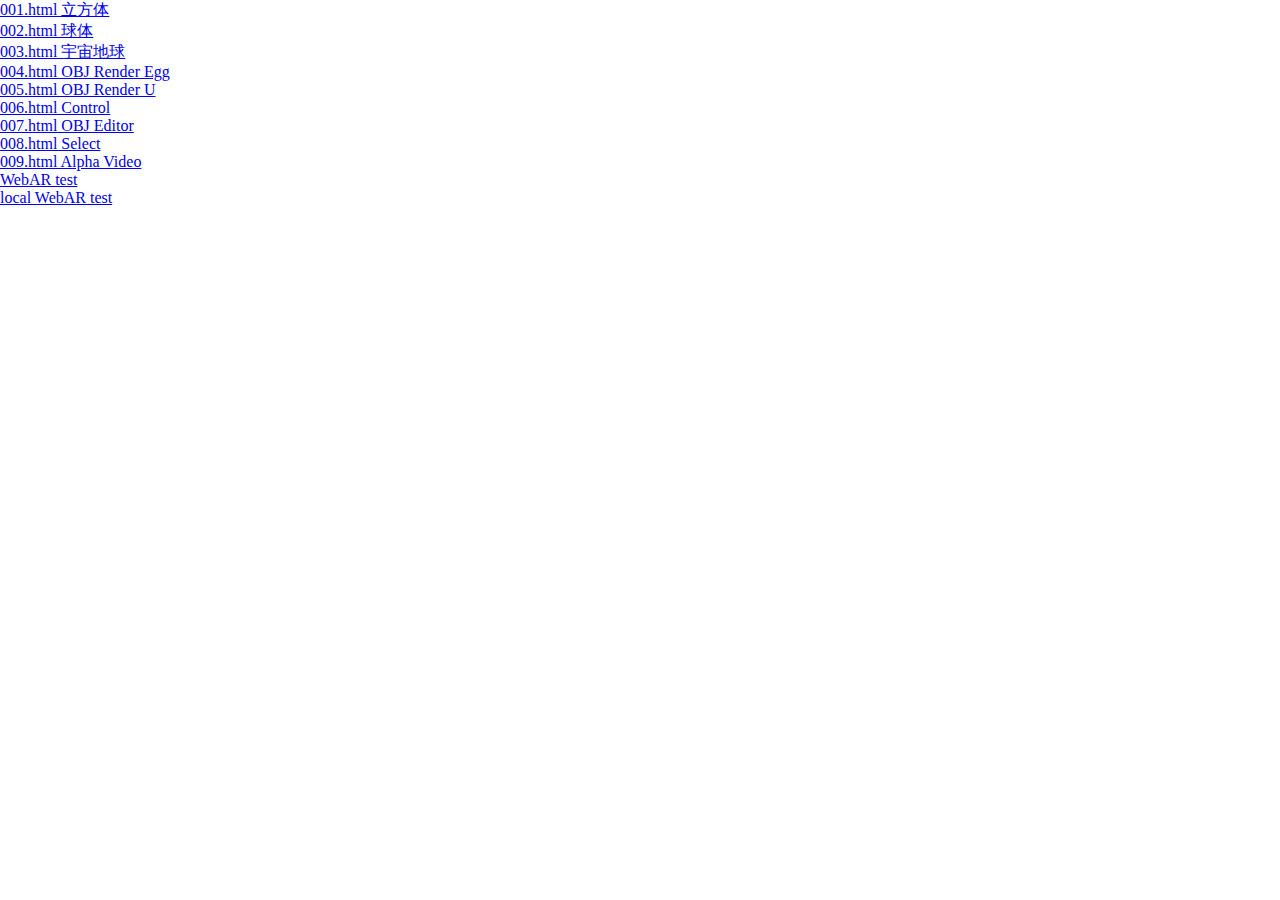
<file: index.html>
<!DOCTYPE html>
<html>
    <head>
        <meta charset="utf-8">
        <meta http-equiv="X-UA-Compatible" content="IE=edge">
        <meta name="viewport" content="initial-scale=1, maximum-scale=1, minimum-scale=1">
        <title>ThreeJS</title>

        <link rel="stylesheet" type="text/css" href="../skin/css/base.css" />
    </head>
    <body>
        <div class="container">
            <ul>
                <li><a href="demo/001.html">001.html 立方体</a></li>
                <li><a href="demo/002.html">002.html 球体</a></li>
                <li><a href="demo/003.html">003.html 宇宙地球</a></li>
                <li><a href="demo/004.html">004.html OBJ Render Egg</a></li>
                <li><a href="demo/005.html">005.html OBJ Render U</a></li>
                <li><a href="demo/006.html">006.html Control</a></li>
                <li><a href="demo/007.html">007.html OBJ Editor</a></li>
                <li><a href="demo/008.html">008.html Select</a></li>
                <li><a href="demo/009.html">009.html Alpha Video</a></li>
                <li><a href="https://web.aryun.com/?key=[base64]">WebAR test</a></li>
                <li><a href="https://192.168.101.50:10100/?key=[base64]">local WebAR test</a></li>
            </ul>
        </div>
        <script src="http://res.wx.qq.com/open/js/jweixin-1.0.0.js"></script>

        <script src="js/jquery-1.9.1.min.js"></script>
        <script>
            $(document).ready(function() {
                console.log($("#audio"));


            });
            $(document).one('WeixinJSBridgeReady', function () {
            });
//            // 监听摇晃事件简化版
//            window.addEventListener('devicemotion', function () {
//            }, false);
        </script>
    </body>
</html>
</file>
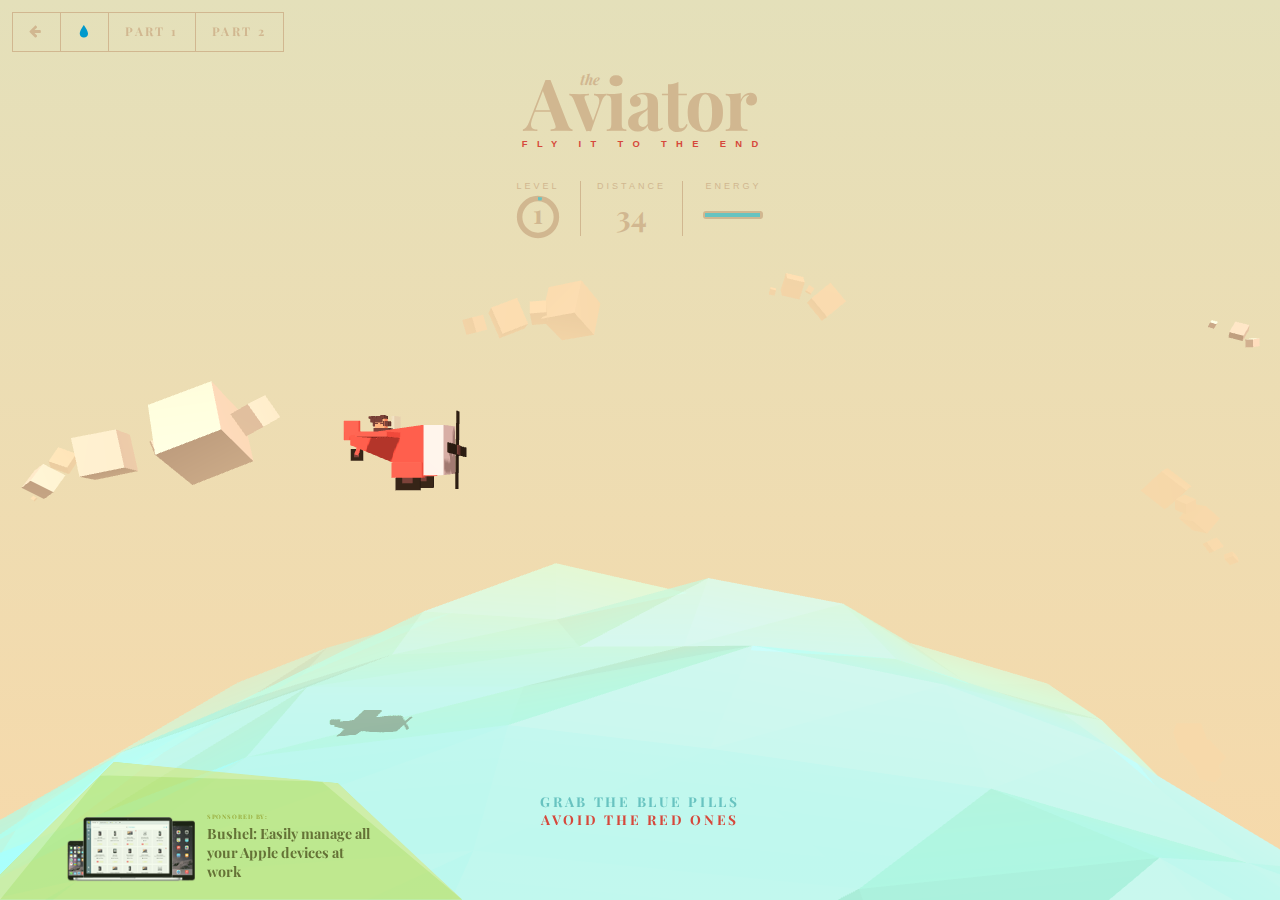
<file: TheAviator/index.html>
<html>
	<head>
		<meta charset="UTF-8" />
		<meta http-equiv="X-UA-Compatible" content="IE=edge">
		<meta name="viewport" content="width=device-width, initial-scale=1">
		<title>The Aviator: The Game | Codrops</title>
		<meta name="description" content="Demo of the game: The Making of 'The Aviator': Animating a Basic 3D Scene with Three.js" />
		<meta name="keywords" content="three.js, webgl, tutorial, game, 3d, animation, airplane, web development, javascript" />
		<meta name="author" content="Karim Maaloul for Codrops" />
		<link rel="shortcut icon" href="favicon.ico">
		<link href='https://fonts.googleapis.com/css?family=Playfair+Display:400,700,700italic' rel='stylesheet' type='text/css'>
		<link rel="stylesheet" type="text/css" href="css/demo.css" />
		<link rel="stylesheet" type="text/css" href="css/game.css" />
		<script type="text/javascript" src="js/TweenMax.min.js"></script>
		<script type="text/javascript" src="js/three.min.js"></script>
		<script type="text/javascript" src="js/game.js" /></script>
		<!--[if IE]>
		  <script src="http://html5shiv.googlecode.com/svn/trunk/html5.js"></script>
		<![endif]-->
	</head>
	<body>
		<div class="game-holder" id="gameHolder">
			<div class="header">
				<h1><span>the</span>Aviator</h1>
				<h2>fly it to the end</h2>
				<div class="score" id="score">
					<div class="score__content" id="level">
						<div class="score__label">level</div>
						<div class="score__value score__value--level" id="levelValue">1</div>
						<svg class="level-circle" id="levelCircle" viewbox="0 0 200 200">
							<circle id="levelCircleBgr" r="80" cx="100" cy="100" fill="none" stroke="#d1b790" stroke-width="24px" />
							<circle id="levelCircleStroke" r="80" cx="100" cy="100" fill="none" #f25346 stroke="#68c3c0" stroke-width="14px" stroke-dasharray="502" />
						</svg>
					</div>
					<div class="score__content" id="dist">
						<div class="score__label">distance</div>
						<div class="score__value score__value--dist" id="distValue">000</div>
					</div>
					<div class="score__content" id="energy">
						<div class="score__label">energy</div>
						<div class="score__value score__value--energy" id="energyValue">
							<div class="energy-bar" id="energyBar"></div>
						</div>
					</div>
				</div>
			</div>
			<div class="world" id="world"></div>
			<div class="message message--replay" id="replayMessage">Click to Replay</div>
			<div class="message message--instructions" id="instructions">Grab the blue pills<span>avoid the red ones</span></div>
		</div>
		<!-- Demo links -->
		<nav class="meta">
			<a class="codrops-icon codrops-icon--prev" href="http://tympanus.net/Development/Interactive3DMallMap/" title="Previous Demo"><span>Previous Demo</span></a>
			<a class="codrops-icon codrops-icon--drop" href="http://tympanus.net/codrops/?p=26501" title="Back to the article"><span>Back to the Codrops article</span></a>
			<a class="demo-link" href="part1.html">Part 1</a>
			<a class="demo-link" href="part2.html">Part 2</a>
		</nav>
		<div class="partisan">
			<svg class="partisan__bg" viewBox="0 0 500 188" preserveAspectRatio="none" width="100%" height="100%" aria-hidden="true">
				<polygon points="0 154 123.39 0 235.78 14.79 365.6 28.9 436.24 114.93 500 188 0 188 0 154" fill="#bed730"/>
				<polygon points="0 188 108.84 18.17 347.91 26.79 500 188 365.6 28.9 123.39 0 0 154 0 188" fill="#dde465"/>
			</svg>
			<a class="partisan__link" href="https://goo.gl/oECseP" rel="nofollow">
				<img class="partisan__img" src="img/Partisan_Bushel.png" alt="Bushel: Easily manage all your Apple devices at work"/>
				<h3 class="partisan__title">Bushel: Easily manage all your Apple devices at work</h3>
			</a>
		</div>
	</body>
</html>
</file>
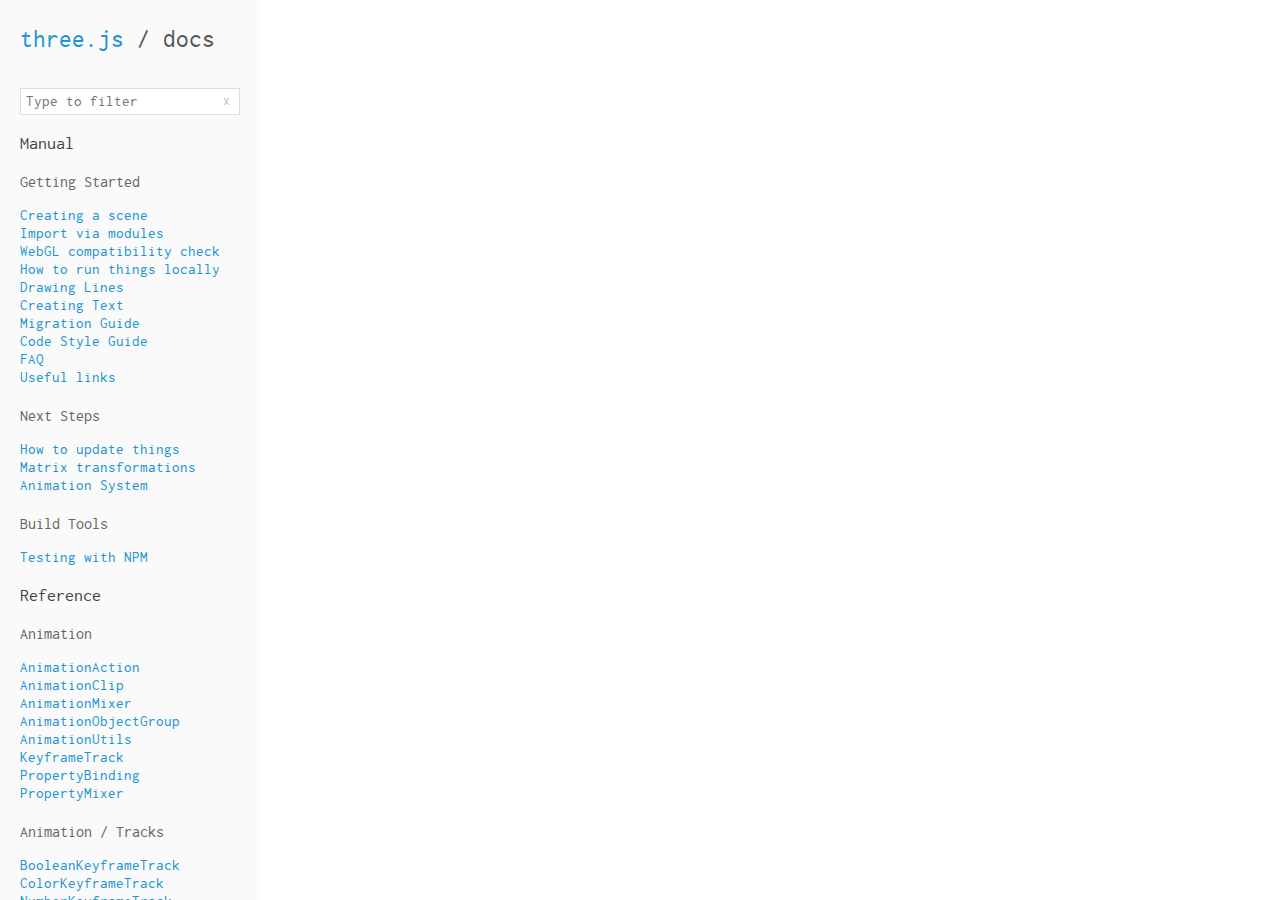
<file: master/docs/index.html>
<!DOCTYPE html>
<html lang="en">
	<head>
		<meta charset="utf-8">
		<title>three.js / documentation</title>
		<meta name="viewport" content="width=device-width, user-scalable=no, minimum-scale=1.0, maximum-scale=1.0">
		<link type="text/css" rel="stylesheet" href="index.css">
	</head>
	<body>

		<div id="panel" class="collapsed">

			<h1><a href="http://threejs.org">three.js</a> / docs</h1>

			<a id="expandButton" href="#">
				<span></span>
				<span></span>
				<span></span>
			</a>

			<div class="filterBlock" >
				<input type="text" id="filterInput" placeholder="Type to filter">
				<a href="#" id="clearFilterButton">x</a>
			</div>
			<div id="content"></div>

		</div>

		<iframe name="viewer"></iframe>

		<script src="list.js"></script>

		<script>

			var panel = document.getElementById( 'panel' );
			var content = document.getElementById( 'content' );
			var clearFilterButton = document.getElementById( 'clearFilterButton' );
			var expandButton = document.getElementById( 'expandButton' );
			var filterInput = document.getElementById( 'filterInput' );
			var iframe = document.querySelector( 'iframe' );

			var pageProperties = {};
			var titles = {};
			var categoryElements = [];


			// Functionality for hamburger button (on small devices)

			expandButton.onclick = function ( event ) {

				event.preventDefault();
				panel.classList.toggle( 'collapsed' );

			};


			// Functionality for search/filter input field

			filterInput.oninput = function ( event ) {

				updateFilter();

			};


			// Functionality for filter clear button

			clearFilterButton.onclick = function ( event ) {

				event.preventDefault();

				filterInput.value = '';
				updateFilter();

			};

			// Activate content and title change on browser navigation

			window.onpopstate = createNewIframe;

			// Create the navigation panel and configure the iframe

			createNavigation();
			createNewIframe();

			// Navigation Panel

			function createLink( pageName, pageURL ) {

				var link = document.createElement( 'a' );
				link.href = pageURL + '.html';
				link.textContent = pageName;
				link.setAttribute( 'target', 'viewer' );
				link.addEventListener( 'click', function ( event ) {

					window.location.hash = pageURL;
					panel.classList.add( 'collapsed' );

				} );

				return link;

			}

			function createNavigation() {

				// Create the navigation panel using data from list.js

				var navigation = document.createElement( 'div' );
				content.appendChild( navigation );

				for ( var section in list ) {

					// Create sections

					var categories = list[ section ];

					var sectionHead = document.createElement( 'h2' );
					sectionHead.textContent = section;
					navigation.appendChild( sectionHead );

					for ( var category in categories ) {

						// Create categories

						var pages = categories[ category ];

						var categoryContainer = document.createElement( 'div' );
						navigation.appendChild( categoryContainer );

						var categoryHead = document.createElement( 'h3' );
						categoryHead.textContent = category;
						categoryContainer.appendChild( categoryHead );

						var categoryContent = document.createElement( 'ul' );
						categoryContainer.appendChild( categoryContent );

						for ( var pageName in pages ) {

							// Create page links

							var pageURL = pages[ pageName ];

							var listElement = document.createElement( 'li' );
							categoryContent.appendChild( listElement );

							var linkElement = createLink( pageName, pageURL )
							listElement.appendChild( linkElement );

							// Gather the main properties for the current subpage

							pageProperties[ pageName ] = {
								section: section,
								category: category,
								pageURL: pageURL,
								linkElement: linkElement
							};

						// Gather the document titles (used for easy access on browser navigation)

						titles[ pageURL ] = pageName;

						}

						// Gather the category elements for easy access on filtering

						categoryElements.push( categoryContent );

					}

				}

			}


			// Filtering

			function updateFilter() {

				// (uncomment the following line and the "Query strings" section, if you want query strings):
				// updateQueryString();

				var regExp = new RegExp( filterInput.value, 'gi' );

				for ( var pageName in pageProperties ) {

					var linkElement = pageProperties[ pageName ].linkElement;
					var categoryClassList = linkElement.parentElement.classList;
					var filterResults = pageName.match( regExp );

					if ( filterResults && filterResults.length > 0 ) {

						// Accentuate matching characters

						for ( var i = 0; i < filterResults.length; i++ ) {

							var result = filterResults[ i ];

							if ( result !== '' ) {
								pageName = pageName.replace( result, '<b>' + result + '</b>' );
							}

						}

						categoryClassList.remove( 'hidden' );
						linkElement.innerHTML = pageName;

					} else {

						// Hide all non-matching page names

						categoryClassList.add( 'hidden' );

					}

				}

				displayFilteredPanel();

			}

			function displayFilteredPanel() {

				// Show/hide categories depending on their content
				// First check if at least one page in this category is not hidden

				categoryElements.forEach( function ( category ) {

					var pages = category.children;
					var pagesLength = pages.length;
					var sectionClassList = category.parentElement.classList;

					var hideCategory = true;

					for ( var i = 0; i < pagesLength; i ++ ) {

						var pageClassList = pages[ i ].classList;

						if ( ! pageClassList.contains( 'hidden' ) ) {

							hideCategory = false;

						}

					}

					// If and only if all page names are hidden, hide the whole category

					if ( hideCategory ) {

						sectionClassList.add( 'hidden' );

					} else {

						sectionClassList.remove( 'hidden' );

					}

				} );

			}


			// Routing

			function setUrlFragment( pageName ) {

				// Handle navigation from the subpages (iframes):
				// First separate the memeber (if existing) from the page name,
				// then identify the subpage's URL and set it as URL fragment (re-adding the member)

				var splitPageName = decomposePageName( pageName, '.', '.' );

				var currentProperties = pageProperties[ splitPageName[ 0 ] ];

				if ( currentProperties ) {

					window.location.hash = currentProperties.pageURL + splitPageName[ 1 ];

					createNewIframe();

				}

			}

			function createNewIframe() {

				// Change the content displayed in the iframe
				// First separate the member part of the fragment (if existing)

				var hash = window.location.hash.substring( 1 );
				var splitHash = decomposePageName( hash, '.', '#' );

				// Creating a new Iframe instead of assigning a new src is
				// a cross-browser solution to allow normal browser navigation;
				// - only assigning a new src would result in two history states each time.

				// Note: iframe.contentWindow.location.replace(hash) should work, too,
				// but it doesn't work in Edge with links from the subpages!

				var oldIframe;
				var subtitle;

				oldIframe = iframe;
				iframe = oldIframe.cloneNode();

				if(hash) {

					iframe.src = splitHash[ 0 ] + '.html' + splitHash[ 1 ];
					subtitle = ' - ' + titles[ splitHash[ 0 ] ] + splitHash[ 1 ];

				} else {

					iframe.src = '';
					subtitle = '';

				}

				document.body.replaceChild( iframe, oldIframe );
				document.title = 'three.js docs' + subtitle;

			}

			function decomposePageName( pageName, oldDelimiter, newDelimiter ) {

				// Helper function for separating the member (if existing) from the pageName
				// For example: 'Geometry.morphTarget' can be converted to
				// ['Geometry', '.morphTarget'] or ['Geometry', '#morphTarget']
				// Note: According RFC 3986 no '#' allowed inside of an URL fragment!

				var parts = [];

				var dotIndex = pageName.indexOf( oldDelimiter );

				if ( dotIndex !== -1 ) {

					parts = pageName.split( oldDelimiter );
					parts[ 1 ] = newDelimiter + parts[ 1 ];

				} else {

					parts[ 0 ] = pageName;
					parts[ 1 ] = '';

				}

				return parts;

			}

			//

			console.log([
				'    __     __',
				' __/ __\\  / __\\__   ____   _____   _____',
				'/ __/  /\\/ /  /___\\/ ____\\/ _____\\/ _____\\',
				'\\/_   __/ /   _   / /  __/ / __  / / __  /_   __   _____',
				'/ /  / / /  / /  / /  / / /  ___/ /  ___/\\ _\\/ __\\/ _____\\',
				'\\/__/  \\/__/\\/__/\\/__/  \\/_____/\\/_____/\\/__/ /  / /  ___/',
				'                                         / __/  /  \\__  \\',
				'                                         \\/____/\\/_____/'
			].join('\n'));


		</script>

		<script src="../build/three.min.js"></script> <!-- console sandbox -->

	</body>

</html>
</file>
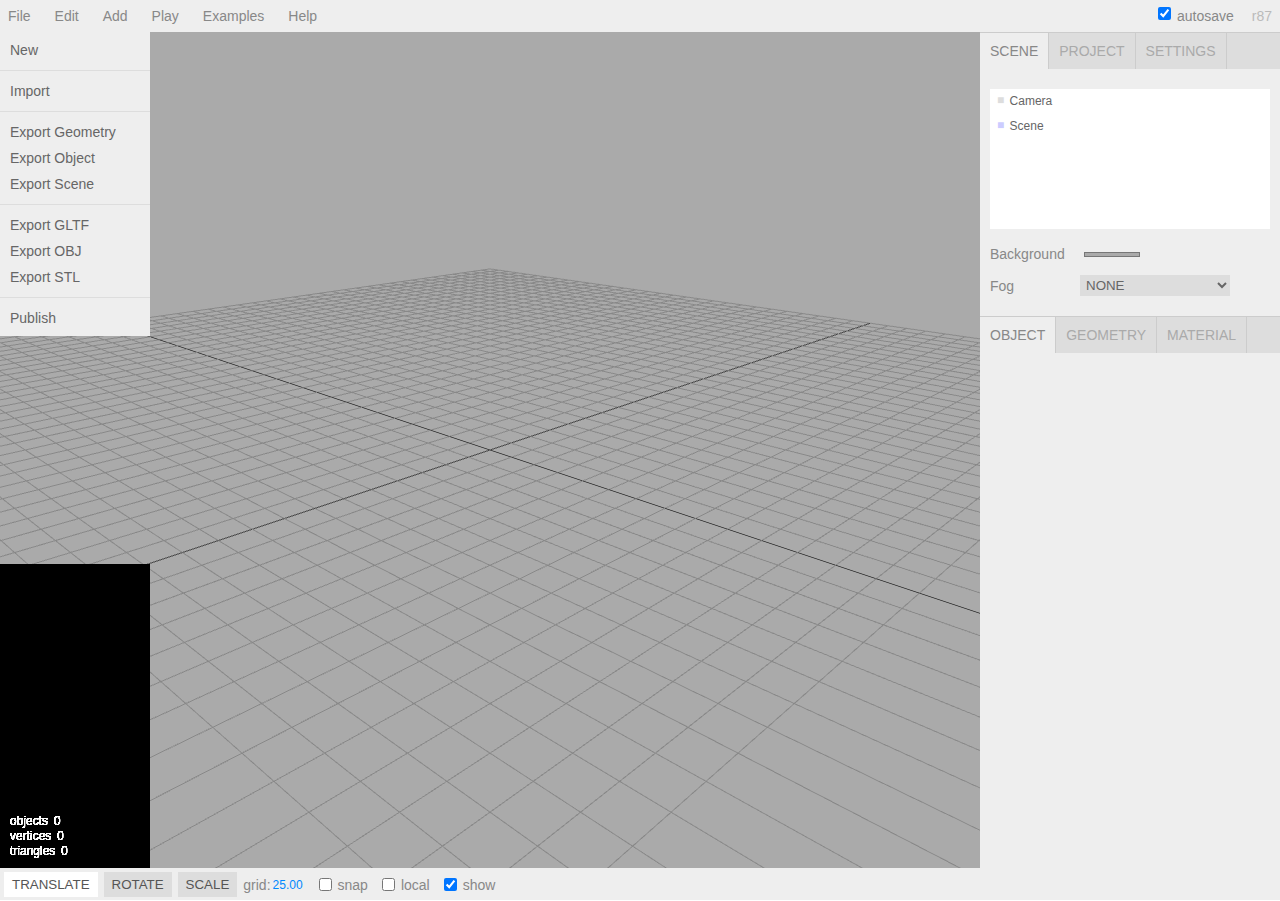
<file: master/editor/index.html>
<!DOCTYPE html>
<html lang="en">
	<head>
		<title>three.js / editor</title>
		<meta charset="utf-8">
		<meta name="viewport" content="width=device-width, user-scalable=no, minimum-scale=1.0, maximum-scale=1.0">
	</head>
	<body ontouchstart="">
		<link href="css/main.css" rel="stylesheet" />
		<link id="theme" href="css/light.css" rel="stylesheet" />

		<script src="../build/three.js"></script>
		<script src="../examples/js/libs/system.min.js"></script>

		<script src="../examples/js/controls/EditorControls.js"></script>
		<script src="../examples/js/controls/TransformControls.js"></script>

		<script src="../examples/js/libs/jszip.min.js"></script>
		<script src="../examples/js/libs/inflate.min.js"></script> <!-- FBX -->

		<script src="../examples/js/loaders/AMFLoader.js"></script>
		<script src="../examples/js/loaders/AWDLoader.js"></script>
		<script src="../examples/js/loaders/BabylonLoader.js"></script>
		<script src="../examples/js/loaders/ColladaLoader2.js"></script>
		<script src="../examples/js/loaders/FBXLoader.js"></script>
		<script src="../examples/js/loaders/GLTFLoader.js"></script>
		<script src="../examples/js/loaders/KMZLoader.js"></script>
		<script src="../examples/js/loaders/MD2Loader.js"></script>
		<script src="../examples/js/loaders/OBJLoader.js"></script>
		<script src="../examples/js/loaders/MTLLoader.js"></script>
		<script src="../examples/js/loaders/PlayCanvasLoader.js"></script>
		<script src="../examples/js/loaders/PLYLoader.js"></script>
		<script src="../examples/js/loaders/STLLoader.js"></script>
		<script src="../examples/js/loaders/TGALoader.js"></script>
		<script src="../examples/js/loaders/TDSLoader.js"></script>
		<script src="../examples/js/loaders/UTF8Loader.js"></script>
		<script src="../examples/js/loaders/VRMLLoader.js"></script>
		<script src="../examples/js/loaders/VTKLoader.js"></script>
		<script src="../examples/js/loaders/ctm/lzma.js"></script>
		<script src="../examples/js/loaders/ctm/ctm.js"></script>
		<script src="../examples/js/loaders/ctm/CTMLoader.js"></script>
		<script src="../examples/js/exporters/OBJExporter.js"></script>
		<script src="../examples/js/exporters/GLTFExporter.js"></script>
		<script src="../examples/js/exporters/STLExporter.js"></script>

		<script src="../examples/js/renderers/Projector.js"></script>
		<script src="../examples/js/renderers/CanvasRenderer.js"></script>
		<script src="../examples/js/renderers/RaytracingRenderer.js"></script>
		<script src="../examples/js/renderers/SoftwareRenderer.js"></script>
		<script src="../examples/js/renderers/SVGRenderer.js"></script>

		<link rel="stylesheet" href="js/libs/codemirror/codemirror.css">
		<link rel="stylesheet" href="js/libs/codemirror/theme/monokai.css">
		<script src="js/libs/codemirror/codemirror.js"></script>
		<script src="js/libs/codemirror/mode/javascript.js"></script>
		<script src="js/libs/codemirror/mode/glsl.js"></script>

		<script src="js/libs/esprima.js"></script>
		<script src="js/libs/jsonlint.js"></script>
		<script src="js/libs/glslprep.min.js"></script>

		<link rel="stylesheet" href="js/libs/codemirror/addon/dialog.css">
		<link rel="stylesheet" href="js/libs/codemirror/addon/show-hint.css">
		<link rel="stylesheet" href="js/libs/codemirror/addon/tern.css">
		<script src="js/libs/codemirror/addon/dialog.js"></script>
		<script src="js/libs/codemirror/addon/show-hint.js"></script>
		<script src="js/libs/codemirror/addon/tern.js"></script>
		<script src="js/libs/acorn/acorn.js"></script>
		<script src="js/libs/acorn/acorn_loose.js"></script>
		<script src="js/libs/acorn/walk.js"></script>
		<script src="js/libs/ternjs/polyfill.js"></script>
		<script src="js/libs/ternjs/signal.js"></script>
		<script src="js/libs/ternjs/tern.js"></script>
		<script src="js/libs/ternjs/def.js"></script>
		<script src="js/libs/ternjs/comment.js"></script>
		<script src="js/libs/ternjs/infer.js"></script>
		<script src="js/libs/ternjs/doc_comment.js"></script>
		<script src="js/libs/tern-threejs/threejs.js"></script>

		<script src="js/libs/signals.min.js"></script>
		<script src="js/libs/ui.js"></script>
		<script src="js/libs/ui.three.js"></script>

		<script src="js/libs/app.js"></script>
		<script src="js/Player.js"></script>
		<script src="js/Script.js"></script>

		<script src="../examples/js/vr/WebVR.js"></script>

		<script src="js/Storage.js"></script>

		<script src="js/Editor.js"></script>
		<script src="js/Config.js"></script>
		<script src="js/History.js"></script>
		<script src="js/Loader.js"></script>
		<script src="js/Menubar.js"></script>
		<script src="js/Menubar.File.js"></script>
		<script src="js/Menubar.Edit.js"></script>
		<script src="js/Menubar.Add.js"></script>
		<script src="js/Menubar.Play.js"></script>
		<!-- <script src="js/Menubar.View.js"></script> -->
		<script src="js/Menubar.Examples.js"></script>
		<script src="js/Menubar.Help.js"></script>
		<script src="js/Menubar.Status.js"></script>
		<script src="js/Sidebar.js"></script>
		<script src="js/Sidebar.Scene.js"></script>
		<script src="js/Sidebar.Project.js"></script>
		<script src="js/Sidebar.Settings.js"></script>
		<script src="js/Sidebar.Properties.js"></script>
		<script src="js/Sidebar.Object.js"></script>
		<script src="js/Sidebar.Geometry.js"></script>
		<script src="js/Sidebar.Geometry.Geometry.js"></script>
		<script src="js/Sidebar.Geometry.BufferGeometry.js"></script>
		<script src="js/Sidebar.Geometry.Modifiers.js"></script>
		<script src="js/Sidebar.Geometry.BoxGeometry.js"></script>
		<script src="js/Sidebar.Geometry.CircleGeometry.js"></script>
		<script src="js/Sidebar.Geometry.CylinderGeometry.js"></script>
		<script src="js/Sidebar.Geometry.IcosahedronGeometry.js"></script>
		<script src="js/Sidebar.Geometry.PlaneGeometry.js"></script>
		<script src="js/Sidebar.Geometry.SphereGeometry.js"></script>
		<script src="js/Sidebar.Geometry.TorusGeometry.js"></script>
		<script src="js/Sidebar.Geometry.TorusKnotGeometry.js"></script>
		<script src="../examples/js/geometries/TeapotBufferGeometry.js"></script>
		<script src="js/Sidebar.Geometry.TeapotBufferGeometry.js"></script>
		<script src="js/Sidebar.Geometry.LatheGeometry.js"></script>
		<script src="js/Sidebar.Material.js"></script>
		<script src="js/Sidebar.Animation.js"></script>
		<script src="js/Sidebar.Script.js"></script>
		<script src="js/Sidebar.History.js"></script>
		<script src="js/Toolbar.js"></script>
		<script src="js/Viewport.js"></script>
		<script src="js/Viewport.Info.js"></script>

		<script src="js/Command.js"></script>
		<script src="js/commands/AddObjectCommand.js"></script>
		<script src="js/commands/RemoveObjectCommand.js"></script>
		<script src="js/commands/MoveObjectCommand.js"></script>
		<script src="js/commands/SetPositionCommand.js"></script>
		<script src="js/commands/SetRotationCommand.js"></script>
		<script src="js/commands/SetScaleCommand.js"></script>
		<script src="js/commands/SetValueCommand.js"></script>
		<script src="js/commands/SetUuidCommand.js"></script>
		<script src="js/commands/SetColorCommand.js"></script>
		<script src="js/commands/SetGeometryCommand.js"></script>
		<script src="js/commands/SetGeometryValueCommand.js"></script>
		<script src="js/commands/MultiCmdsCommand.js"></script>
		<script src="js/commands/AddScriptCommand.js"></script>
		<script src="js/commands/RemoveScriptCommand.js"></script>
		<script src="js/commands/SetScriptValueCommand.js"></script>
		<script src="js/commands/SetMaterialCommand.js"></script>
		<script src="js/commands/SetMaterialValueCommand.js"></script>
		<script src="js/commands/SetMaterialColorCommand.js"></script>
		<script src="js/commands/SetMaterialMapCommand.js"></script>
		<script src="js/commands/SetSceneCommand.js"></script>

		<!-- <script type="text/javascript" src="https://www.dropbox.com/static/api/2/dropins.js" id="dropboxjs" data-app-key="qyqgfqd9j8z890t"></script> -->

		<script src="js/libs/html2canvas.js"></script>
		<script src="js/libs/three.html.js"></script>

		<script>

			window.URL = window.URL || window.webkitURL;
			window.BlobBuilder = window.BlobBuilder || window.WebKitBlobBuilder || window.MozBlobBuilder;

			Number.prototype.format = function (){
				return this.toString().replace(/(\d)(?=(\d{3})+(?!\d))/g, "$1,");
			};

			//

			var editor = new Editor();

			var viewport = new Viewport( editor );
			document.body.appendChild( viewport.dom );

			var script = new Script( editor );
			document.body.appendChild( script.dom );

			var player = new Player( editor );
			document.body.appendChild( player.dom );

			var toolbar = new Toolbar( editor );
			document.body.appendChild( toolbar.dom );

			var menubar = new Menubar( editor );
			document.body.appendChild( menubar.dom );

			var sidebar = new Sidebar( editor );
			document.body.appendChild( sidebar.dom );

			var modal = new UI.Modal();
			document.body.appendChild( modal.dom );

			//

			editor.setTheme( editor.config.getKey( 'theme' ) );

			editor.storage.init( function () {

				editor.storage.get( function ( state ) {

					if ( isLoadingFromHash ) return;

					if ( state !== undefined ) {

						editor.fromJSON( state );

					}

					var selected = editor.config.getKey( 'selected' );

					if ( selected !== undefined ) {

						editor.selectByUuid( selected );

					}

				} );

				//

				var timeout;

				function saveState( scene ) {

					if ( editor.config.getKey( 'autosave' ) === false ) {

						return;

					}

					clearTimeout( timeout );

					timeout = setTimeout( function () {

						editor.signals.savingStarted.dispatch();

						timeout = setTimeout( function () {

							editor.storage.set( editor.toJSON() );

							editor.signals.savingFinished.dispatch();

						}, 100 );

					}, 1000 );

				};

				var signals = editor.signals;

				signals.geometryChanged.add( saveState );
				signals.objectAdded.add( saveState );
				signals.objectChanged.add( saveState );
				signals.objectRemoved.add( saveState );
				signals.materialChanged.add( saveState );
				signals.sceneBackgroundChanged.add( saveState );
				signals.sceneFogChanged.add( saveState );
				signals.sceneGraphChanged.add( saveState );
				signals.scriptChanged.add( saveState );
				signals.historyChanged.add( saveState );

				signals.showModal.add( function ( content ) {

					modal.show( content );

				} );

			} );

			//

			document.addEventListener( 'dragover', function ( event ) {

				event.preventDefault();
				event.dataTransfer.dropEffect = 'copy';

			}, false );

			document.addEventListener( 'drop', function ( event ) {

				event.preventDefault();

				if ( event.dataTransfer.files.length > 0 ) {

					editor.loader.loadFile( event.dataTransfer.files[ 0 ] );

				}

			}, false );

			document.addEventListener( 'keydown', function ( event ) {

				switch ( event.keyCode ) {

					case 8: // backspace

						event.preventDefault(); // prevent browser back

					case 46: // delete

						var object = editor.selected;

						if ( confirm( 'Delete ' + object.name + '?' ) === false ) return;

						var parent = object.parent;
						if ( parent !== null ) editor.execute( new RemoveObjectCommand( object ) );

						break;

					case 90: // Register Ctrl-Z for Undo, Ctrl-Shift-Z for Redo

						if ( event.ctrlKey && event.shiftKey ) {

							editor.redo();

						} else if ( event.ctrlKey ) {

							editor.undo();

						}

						break;

					case 87: // Register W for translation transform mode

						editor.signals.transformModeChanged.dispatch( 'translate' );

						break;

					case 69: // Register E for rotation transform mode

						editor.signals.transformModeChanged.dispatch( 'rotate' );

						break;

					case 82: // Register R for scaling transform mode

						editor.signals.transformModeChanged.dispatch( 'scale' );

						break;

				}

			}, false );

			function onWindowResize( event ) {

				editor.signals.windowResize.dispatch();

			}

			window.addEventListener( 'resize', onWindowResize, false );

			onWindowResize();

			//

			var isLoadingFromHash = false;
			var hash = window.location.hash;

			if ( hash.substr( 1, 5 ) === 'file=' ) {

				var file = hash.substr( 6 );

				if ( confirm( 'Any unsaved data will be lost. Are you sure?' ) ) {

					var loader = new THREE.FileLoader();
					loader.crossOrigin = '';
					loader.load( file, function ( text ) {

						editor.clear();
						editor.fromJSON( JSON.parse( text ) );

					} );

					isLoadingFromHash = true;

				}

			}

			/*
			window.addEventListener( 'message', function ( event ) {

				editor.clear();
				editor.fromJSON( event.data );

			}, false );
			*/

		</script>
	</body>
</html>
</file>
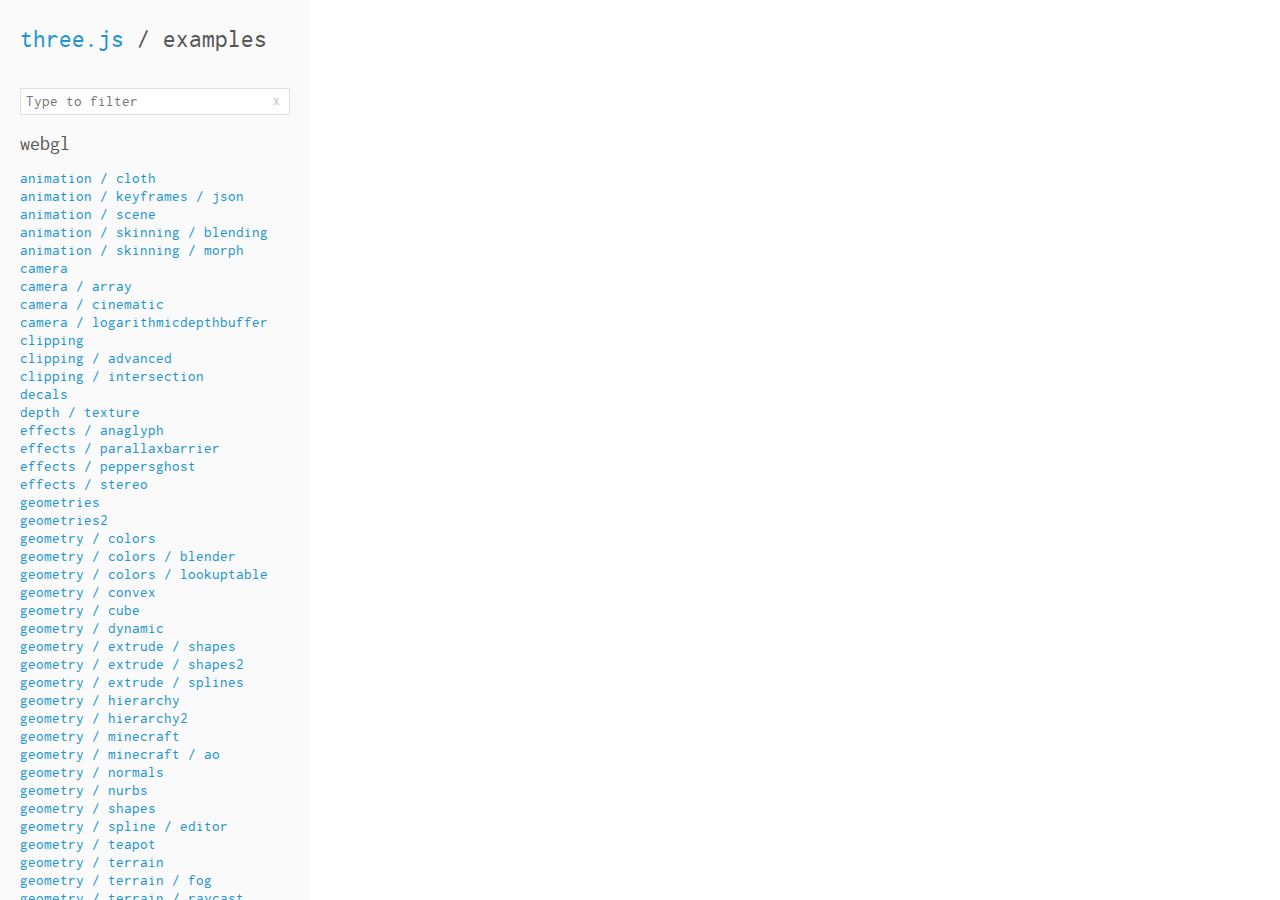
<file: master/examples/index.html>
<!DOCTYPE html>
<html lang="en">
	<head>
		<title>three.js / examples</title>
		<meta charset="utf-8">
		<meta name="viewport" content="width=device-width, user-scalable=no, minimum-scale=1.0, maximum-scale=1.0">
		<style>

			@font-face {
				font-family: 'inconsolata';
				src: url('files/inconsolata.woff') format('woff');
				font-weight: normal;
				font-style: normal;
			}

			* {
				box-sizing: border-box;
			}

			html {
				height: 100%;
			}

			body {
				background-color: #ffffff;
				margin: 0px;
				height: 100%;
				color: #555;
				font-family: 'inconsolata';
				font-size: 15px;
				line-height: 18px;
				overflow: hidden;
			}

			h1 {
				margin-top: 30px;
				margin-bottom: 40px;
				margin-left: 20px;
				font-size: 25px;
				font-weight: normal;
			}

			h2 {
				font-size: 20px;
				font-weight: normal;
			}

			a {
				color: #2194CE;
				text-decoration: none;
			}

			#panel {
				position: fixed;
				left: 0px;
				width: 310px;
				height: 100%;
				overflow: auto;
				background: #fafafa;
			}

			#panel #content {
				padding: 0px 20px 20px 20px;
			}

			#panel #content .link {
				color: #2194CE;
				text-decoration: none;
				cursor: pointer;
				display: block;
			}

			#panel #content .selected {
				color: #ff0000;
			}

			#panel #content .link:hover {
				text-decoration: underline;
			}

			#viewer {
				position: absolute;
				border: 0px;
				left: 310px;
				width: calc(100% - 310px);
				height: 100%;
				overflow: auto;
			}

			#button {
				position: fixed;
				bottom: 20px;
				right: 20px;
				padding: 8px;
				color: #fff;
				background-color: #555;
				opacity: 0.7;
			}

			#button:hover {
				cursor: pointer;
				opacity: 1;
			}

			.filterBlock{
				margin: 20px;
				position: relative;
			}

			.filterBlock p {
				margin: 0;
			}

			#filterInput {
				width: 100%;
				padding: 5px;
				font-family: inherit;
				font-size: 15px;
				outline: none;
				border: 1px solid #dedede;
			}

			#filterInput:focus{
				border: 1px solid #2194CE;
			}

			#clearFilterButton {
				position: absolute;
				right: 6px;
				top: 50%;
				margin-top: -8px;
				width: 16px;
				height: 16px;
				font-size: 14px;
				color: grey;
				text-align: center;
				line-height: 0;
				padding-top: 7px;
				opacity: .5;
			}

			#clearFilterButton:hover {
				opacity: 1;
			}

			.filtered {
				display: none !important;
			}

			#panel li b {
				font-weight: bold;
			}

			/* mobile */

			#expandButton {
				display: none;
				position: absolute;
				right: 20px;
				top: 12px;
				width: 32px;
				height: 32px;
			}

			#expandButton span {
				height: 2px;
				background-color: #2194CE;
				width: 16px;
				position: absolute;
				left: 8px;
				top: 10px;
			}

			#expandButton span:nth-child(1) {
				top: 16px;
			}

			#expandButton span:nth-child(2) {
				top: 22px;
			}

			@media all and ( max-width: 640px ) {
				h1{
					margin-top: 20px;
					margin-bottom: 20px;
				}
				#panel{
					position: absolute;
					left: 0;
					top: 0;
					height: 480px;
					width: 100%;
					right: 0;
					z-index: 100;
					overflow: hidden;
					border-bottom: 1px solid #dedede;
				}
				#content{
					position: absolute;
					left: 0;
					top: 90px;
					right: 0;
					bottom: 0;
					font-size: 17px;
					line-height: 22px;
					overflow: auto;
				}
				#viewer{
					position: absolute;
					left: 0;
					top: 56px;
					width: 100%;
					height: calc(100% - 56px);
				}
				#expandButton{
					display: block;
				}
				#panel.collapsed{
					height: 56px;
				}
			}

		</style>
	</head>
	<body>

		<div id="panel" class="collapsed">
			<h1><a href="http://threejs.org">three.js</a> / examples</h1>
			<a id="expandButton" href="#">
				<span></span>
				<span></span>
				<span></span>
			</a>
			<div class="filterBlock" >
				<input type="text" id="filterInput" placeholder="Type to filter"/>
				<a href="#" id="clearFilterButton" >x</a>
			</div>
			<div id="content"></div>
		</div>
		<iframe id="viewer" name="viewer" allowfullscreen allowvr onmousewheel=""></iframe>

		<script src="files.js"></script>

		<script>

		function extractQuery() {
			var p = window.location.search.indexOf( '?q=' );
			if( p !== -1 ) {
				return window.location.search.substr( 3 );
			}
			return ''
		}

		var panel = document.getElementById( 'panel' );
		var content = document.getElementById( 'content' );
		var viewer = document.getElementById( 'viewer' );

		var filterInput = document.getElementById( 'filterInput' );
		var clearFilterButton = document.getElementById( 'clearFilterButton' );

		var expandButton = document.getElementById( 'expandButton' );
		expandButton.addEventListener( 'click', function ( event ) {
			panel.classList.toggle( 'collapsed' );
			event.preventDefault();
		} );

		// iOS iframe auto-resize workaround

		if ( /(iPad|iPhone|iPod)/g.test( navigator.userAgent ) ) {

			viewer.style.width = getComputedStyle( viewer ).width;
			viewer.style.height = getComputedStyle( viewer ).height;
			viewer.setAttribute( 'scrolling', 'no' );

		}

		var container = document.createElement( 'div' );
		content.appendChild( container );

		var button = document.createElement( 'div' );
		button.id = 'button';
		button.textContent = 'View source';
		button.addEventListener( 'click', function ( event ) {

			window.open( 'https://github.com/mrdoob/three.js/blob/master/examples/' + selected + '.html' );

		}, false );
		button.style.display = 'none';
		document.body.appendChild( button );

		var links = {};
		var selected = null;

		function createLink( file ) {

			var link = document.createElement( 'a' );
			link.className = 'link';
			link.href = file + '.html';
			link.textContent = getName( file );
			link.setAttribute( 'target', 'viewer' );
			link.addEventListener( 'click', function ( event ) {

				if ( event.button === 0 ) {

					selectFile( file );

				}

			} );

			return link;

		}

		for ( var key in files ) {

			var section = files[ key ];

			var header = document.createElement( 'h2' );
			header.textContent = key;
			header.setAttribute( 'data-category', key );
			container.appendChild( header );

			for ( var i = 0; i < section.length; i ++ ) {

				var file = section[ i ];

				var link = createLink( file );
				container.appendChild( link );

				links[ file ] = link;

			}

		}

		function loadFile( file ) {

			selectFile( file );
			viewer.src = file + '.html';

		}

		function selectFile( file ) {

			if ( selected !== null ) links[ selected ].classList.remove( 'selected' );

			links[ file ].classList.add( 'selected' );

			window.location.hash = file;
			viewer.focus();

			button.style.display = '';
			panel.classList.toggle( 'collapsed' );

			selected = file;

		}

		if ( window.location.hash !== '' ) {

			loadFile( window.location.hash.substring( 1 ) );

		}

		// filter

		filterInput.addEventListener( 'input', function( e ) {

			updateFilter();

		} );

		clearFilterButton.addEventListener( 'click', function( e ) {

			filterInput.value = '';
			updateFilter();
			e.preventDefault();

		} );

		function updateFilter() {

			var v = filterInput.value;
			if( v !== '' ) {
				window.history.replaceState( {} , '', '?q=' + v + window.location.hash );
			} else {
				window.history.replaceState( {} , '', window.location.pathname + window.location.hash );
			}

			var exp = new RegExp( v, 'gi' );

			for ( var key in files ) {

				var section = files[ key ];

				for ( var i = 0; i < section.length; i ++ ) {

					filterExample( section[ i ], exp );

				}

			}

			layoutList();

		}

		function filterExample( file, exp ){

			var link = links[ file ];
			var name = getName( file );
			var res = file.match( exp );
			var text;

			if ( res && res.length > 0 ) {

				link.classList.remove( 'filtered' );

				for( var i = 0; i < res.length; i++ ) {
					text = name.replace( res[ i ], '<b>' + res[ i ] + '</b>' );
				}

				link.innerHTML = text;

			} else {

				link.classList.add( 'filtered' );
				link.innerHTML = name;

			}
		}

		function getName( file ) {

			var name = file.split( '_' );
			name.shift();
			return name.join( ' / ' );

		}

		function layoutList() {

			for ( var key in files ) {

				var collapsed = true;

				var section = files[ key ];

				for ( var i = 0; i < section.length; i ++ ) {

					var file = section[ i ];

					if( !links[ file ].classList.contains( 'filtered' ) ){

						collapsed = false;
						break;

					}

				}

				var element = document.querySelector( 'h2[data-category="' + key + '"]' );

				if( collapsed ){

					element.classList.add( 'filtered' );

				} else {

					element.classList.remove( 'filtered' );

				}

			}

		}

		filterInput.value = extractQuery();
		updateFilter();

		</script>

	</body>
</html>
</file>
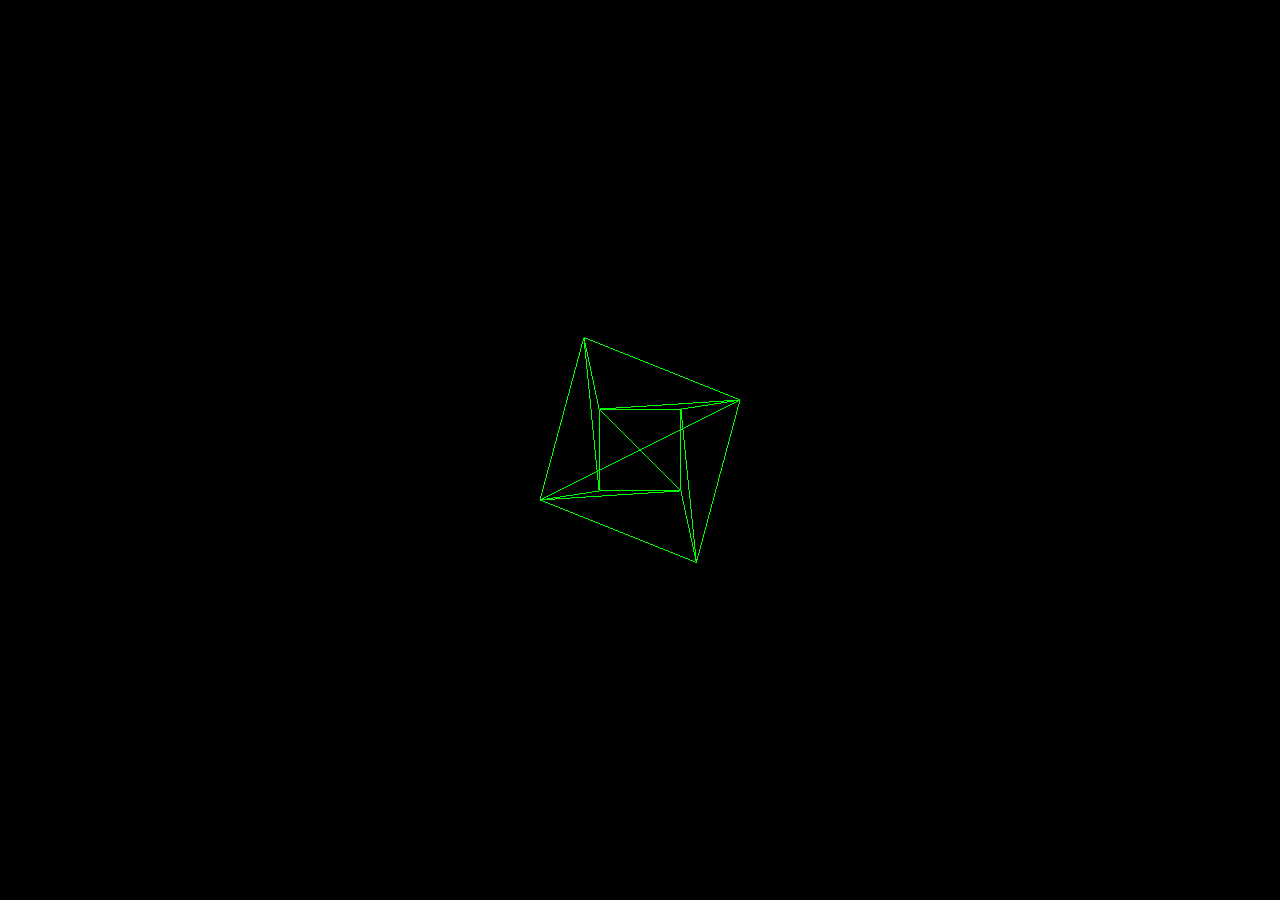
<file: demo/001.html>
<!DOCTYPE html>
<html>
    <head>
        <meta charset="utf-8">
        <meta http-equiv="X-UA-Compatible" content="IE=edge">
        <meta name="viewport" content="initial-scale=1, maximum-scale=1, minimum-scale=1">
        <title>ThreeJS</title>

        <link rel="stylesheet" type="text/css" href="../skin/css/base.css" />
    </head>
    <body>
        <div class="container"></div>
        <script type="text/javascript" src="../js/jquery-1.9.1.min.js"></script>
        <script type="text/javascript" src="../js/three.min.js"></script>
        <!--视角控制-->
    	<script src="../js/r78/OrbitControls.js"></script>
        <script>
            /**
            *   最基础的4个步骤：
            *       1. 初始化WebGL绘图上下文 
            *       2. 初始化着色器程序
            *       3. 建立模型和数据缓存
            *       4. 完成绘制和动画
            **/

            var scene = new THREE.Scene();

            //                                           几乎总是会使用元素的宽除以高，否则会出现挤压变形
            //                                                             ||
            //      不是俯视仰视，是视野上下角度，180°倍数场景里没有渲染物品    ||             此范围之外的物体不会被渲染
            //                                        ||                   ||                  ||         ||
            //                                        Ｖ                   Ｖ　　　　　　　　　　Ｖ　　　　　Ｖ
            //                                      90°视角          相机拍摄面的长宽比       近裁剪面  远裁剪面
            var camera = new THREE.PerspectiveCamera( 90, window.innerWidth/window.innerHeight, 0.1, 1000 );
            var renderer = new THREE.WebGLRenderer();

            var controls = new THREE.OrbitControls( camera );

            renderer.setSize( window.innerWidth, window.innerHeight );
            document.body.appendChild( renderer.domElement );

            var geometry = new THREE.BoxGeometry( 1, 1, 1 );
            
            //          对光照无感，给集合体一种简单的颜色或显示线框
            //                           ||
            //                           Ｖ
            var material = new THREE.MeshBasicMaterial({ 
                color: 0x00ff00,
                wireframe: true,
                // visible：是否可见，默认为true
　　            // side：渲染面片正面或是反面，默认为正面THREE.FrontSide，可设置为反面THREE.BackSide，或双面THREE.DoubleSide
　　            // wireframe：是否渲染线而非面，默认为false
　　            // map：使用纹理贴图
                // opacity: 透明度
                // ambient：表示对环境光的反射能力，只有当设置了AmbientLight后，该值才是有效的，材质对环境光的反射能力与环境光强相乘后得到材质实际表现的颜色
                // emissive：是材质的自发光颜色，可以用来表现光源的颜色，并不是一种光源，而是一种不受光照影响的颜色
            });

            // 坐标系 X正方向右方 Y正方向上方 Z正方向后方
            geometry.vertices[0].x += 0.5;
            geometry.vertices[0].y += 0.5;
            geometry.vertices[1].z -= 0.5;
            geometry.vertices[2].z += 0.5;
            geometry.vertices[3].x += 0.5;
            geometry.vertices[3].y -= 0.5;

            var cube = new THREE.Mesh( geometry, material );
            cube.rotation.y -= (44.41 / Math.PI)
            scene.add( cube );

            //默认情况下，当我们调用 scene.add() 时，对象将被添加到原点处，即坐标点(0,0,0)，这将导致相机和立方体发生空间重叠。为了避免这样，我们把相机（camera）的位置移出来一些。
            camera.position.z = 5;

            var render = function () {
                requestAnimationFrame( render );

                //cube.rotation.x += 0.01;
                //cube.rotation.y += 0.03;

                renderer.render(scene, camera);
            };

            render();
        </script>
    </body>
</html>
</file>
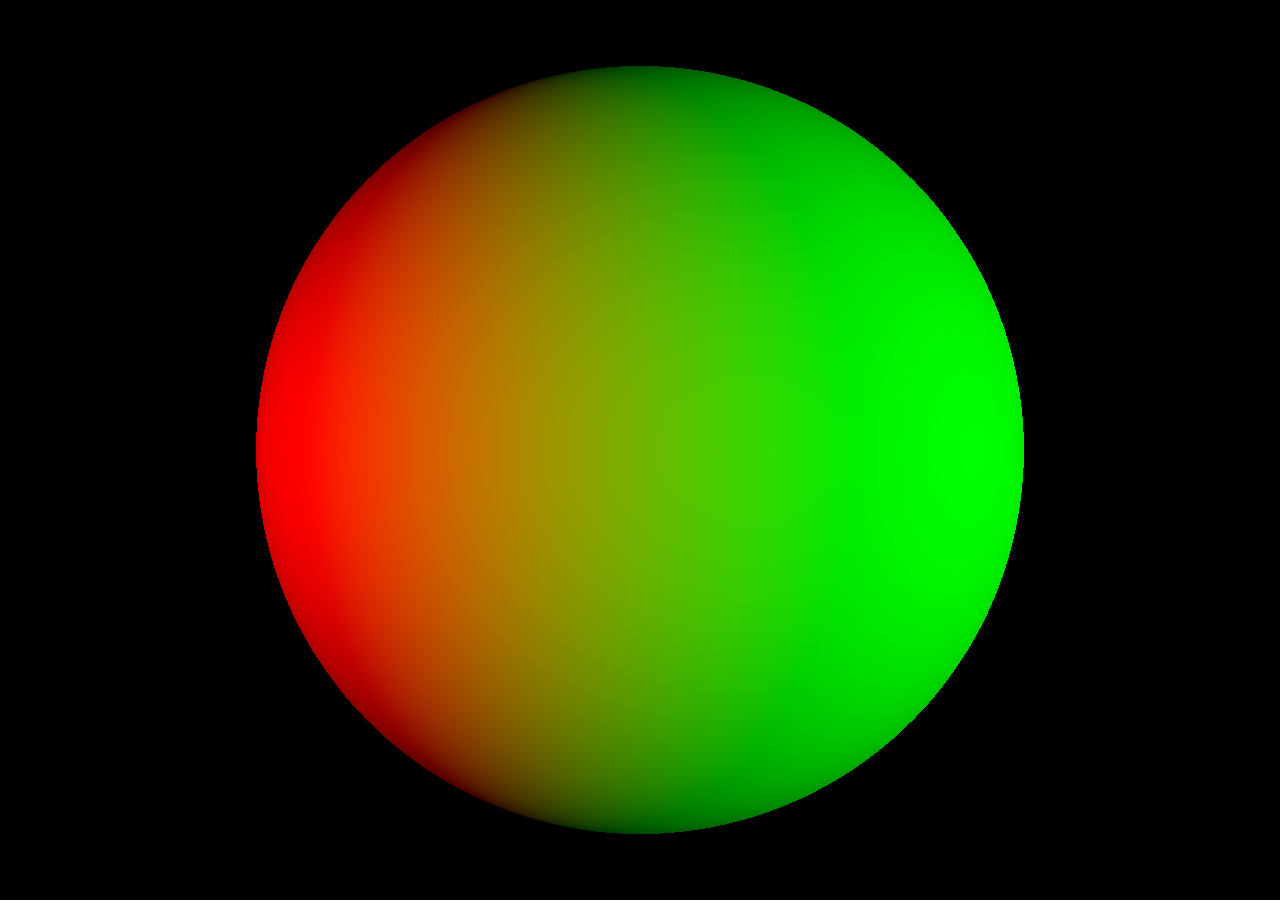
<file: demo/002.html>
<!DOCTYPE html>
<html>
    <head>
        <meta charset="utf-8">
        <meta http-equiv="X-UA-Compatible" content="IE=edge">
        <meta name="viewport" content="initial-scale=1, maximum-scale=1, minimum-scale=1">
        <title>ThreeJS</title>

        <link rel="stylesheet" type="text/css" href="../skin/css/base.css" />
    </head>
    <body>
        <div class="container"></div>
        <script type="text/javascript" src="../js/jquery-1.9.1.min.js"></script>
        <script type="text/javascript" src="../js/three.min.js"></script>
        <script>
            /**
            *   最基础的4个步骤：
            *       1. 初始化WebGL绘图上下文 
            *       2. 初始化着色器程序
            *       3. 建立模型和数据缓存
            *       4. 完成绘制和动画
            **/
            
            // scene  
            var scene = new THREE.Scene();      
            // camera  
            var camera = new THREE.PerspectiveCamera(45, window.innerWidth / window.innerHeight, 0.1, 1000);  
            // renderer  
            var renderer = new THREE.WebGLRenderer();  

            scene.add(camera); 
            camera.position.z = 300;
            renderer.setSize(window.innerWidth, window.innerHeight);  
            
            $(".container").append(renderer.domElement);  
        
            // sphere  
            // the first argument of THREE.SphereGeometry is the radius, the second argument is  
            // the segmentsWidth, and the third argument is the segmentsHeight.  Increasing the   
            // segmentsWidth and segmentsHeight will yield a more perfect circle, but will degrade  
            // rendering performance  
            // var sphere = new THREE.Mesh(new THREE.SphereGeometry(150, 100, 100), new THREE.MeshNormalMaterial());  
            // sphere.overdraw = true;  
            
            var sphere = new THREE.SphereGeometry(100, 100, 100);

            //          对光照有反应，用于创建暗淡的不发光的物体
            //                           ||
            //                           Ｖ
            var material = new THREE.MeshLambertMaterial({ color: 0xffffff });
            var cube = new THREE.Mesh(sphere, material);
            cube.geometry.verticesNeedUpdate = true;
            cube.geometry.normalsNeedUpdate = true;

            scene.add(cube);  

　　　　　　 //设置光源
            var pointLight = new THREE.PointLight(0xff0000);                            //设置点光源
            var directionalLight = new THREE.DirectionalLight(0x00ff00, 1.0, 0);        //设置平行光源
            //设置光源向量
            pointLight.position.set( -200, 0, 200 );
            directionalLight.position.set( 500, 0, 500 );                             
            //追加光源到场景
            scene.add(pointLight);
            scene.add(directionalLight);
      
            //渲染
            var render = function () {
                renderer.render(scene, camera);

                requestAnimationFrame( render );

                cube.rotation.x += 0.01;
                cube.rotation.y += 0.03;

            };

            renderer.render(scene, camera);

        </script>
    </body>
</html>
</file>
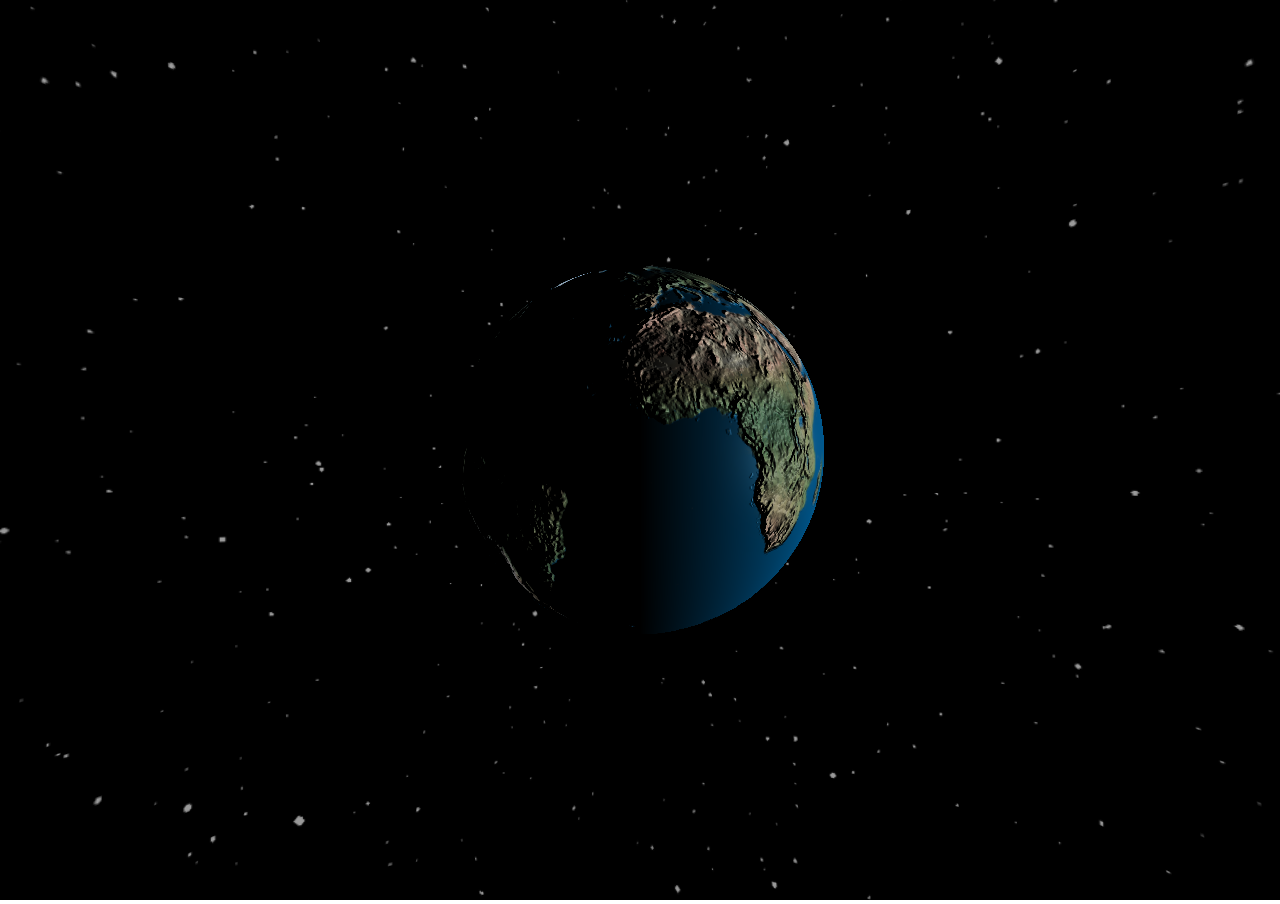
<file: demo/003.html>
<!DOCTYPE html>
<html>
    <head>        
        <meta charset="utf-8">
        <meta http-equiv="X-UA-Compatible" content="IE=edge">
        <meta name="viewport" content="initial-scale=1, maximum-scale=1, minimum-scale=1">
        <title>地球</title>

        <link rel="stylesheet" type="text/css" href="../skin/css/base.css" />
    </head>
    <body>
        <div id="container"></div>
        <script type="text/javascript" src="../js/jquery-1.9.1.min.js"></script>
        <script type="text/javascript" src="../js/three.min.js"></script>
        <script type="text/javascript">
            $(document).ready(function() {
                var scene,
                    camera,
                    light,
                    renderer,
                    earthObject; 
                var WIDTH = window.innerWidth,
                    HEIGHT = window.innerHeight;
                var angle = 75,
                    aspect = WIDTH / HEIGHT,
                    near = 0.1,
                    far = 3000;
                var container = document.getElementById('container');
                
                $(window).resize(function() {
                    renderer.setSize(window.innerWidth, window.innerHeight);
                });

                //场景
                renderer = new THREE.WebGLRenderer({
                    antialiasing : true //抗锯齿
                });
                renderer.setSize(WIDTH, HEIGHT);
                renderer.domElement.style.position = 'relative';
                container.appendChild(renderer.domElement);
                renderer.autoClear = false;
                //打开渲染器的地图阴影
                renderer.shadowMapEnabled = false;

                //摄像仪
                camera = new THREE.PerspectiveCamera(angle, aspect, near, far);

                camera.position.set(0, 0, 0);
                scene = new THREE.Scene();
                
                // 设置聚光灯光源
                // light = new THREE.SpotLight(0xffffff, 1, 0, Math.PI / 2, 1);
                // light.position.set(4000, 4000, 1500);
                // light.target.position.set(1000, 3800, 1000);
                // scene.add(light);
                
                // 设置平行光源
                var directionalLight = new THREE.DirectionalLight(0xffffff, 1.0, 0);        
                directionalLight.position.set( 0, 0, -10000 );                             
                scene.add(directionalLight);

                //地球
                var earthGeo = new THREE.SphereGeometry (30, 40, 400);
                //                   Phong(冯氏)材质类型 
                //          对光照也有反应，用于创建金属类明亮的物体
                //                           ||
                //                           Ｖ
                var earthMat = new THREE.MeshPhongMaterial({
                    map: THREE.ImageUtils.loadTexture('../skin/image/g1.jpg'),
                    bumpMap: THREE.ImageUtils.loadTexture('../skin/image/bump-map.jpg'),
                    bumpScale: 10,
                    opacity: 0.47
                    // color: 0xff3220,
                    // ambient：设置材质的环境色，和AmbientLight光源一起使用，这个颜色会与环境光的颜色相乘。即是对光源作出反应。
    　　            // emissive：设置材质发射的颜色，不是一种光源，而是一种不受光照影响的颜色。默认为黑色
    　　            // specular：指定该材质的光亮程度及其高光部分的颜色，如果设置成和color属性相同的颜色，则会得到另一个更加类似金属的材质，如果设置成grey灰色，则看起来像塑料
    　　            // shininess：指定高光部分的亮度，默认值为30
                }); 
                var earthMesh = new THREE.Mesh(earthGeo, earthMat); 
                earthMesh.position.set(-100, 0, 0); 
                earthMesh.rotation.x = 0.2;
                scene.add(earthMesh);

                camera.lookAt(earthMesh.position);
                
                //STARS
                var starGeo = new THREE.SphereGeometry (3000, 10, 100),
                    starMat = new THREE.MeshBasicMaterial();
                starMat.map = THREE.ImageUtils.loadTexture('../skin/image/star.png');
                starMat.side = THREE.BackSide;            
                var starMesh = new THREE.Mesh(starGeo, starMat);
                            
                scene.add(starMesh);

                var render = function () {
                    requestAnimationFrame( render );
                    //earthMesh.rotation.x += 0.01;
                    earthMesh.rotation.y += 0.005;

                    renderer.render(scene, camera);
                };

                render();
            });
        </script>
    </body>
</html>
</file>
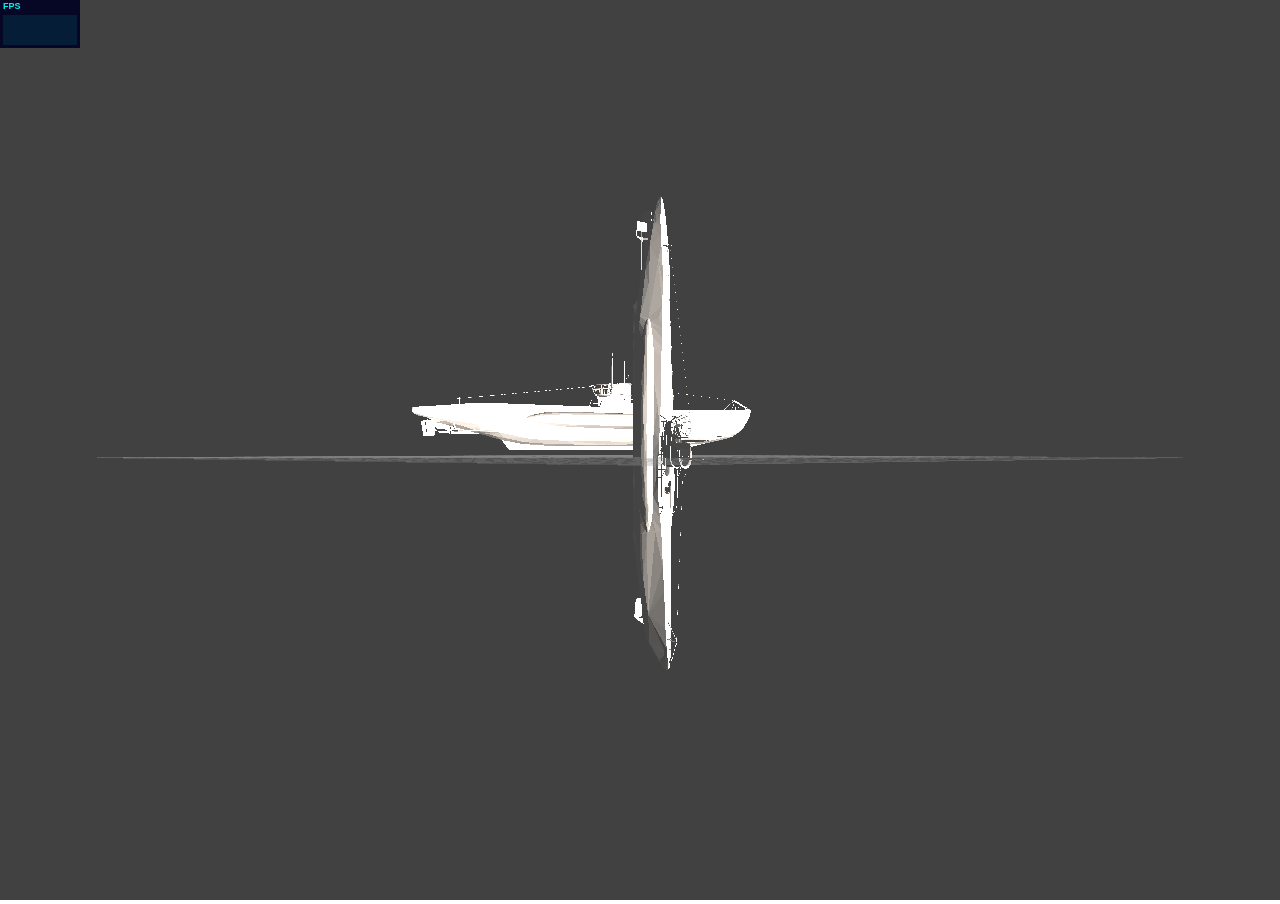
<file: demo/005.html>
<!DOCTYPE html>
<html>
    <head>        
        <meta charset="utf-8">
        <meta http-equiv="X-UA-Compatible" content="IE=edge">
        <meta name="viewport" content="initial-scale=1, maximum-scale=1, minimum-scale=1">
        <title>OBJ Render U</title>

        <link rel="stylesheet" type="text/css" href="../skin/css/base.css" />
    </head>
    <body>
        <div id="counter"></div>
        <script type="text/javascript" src="../js/jquery-1.9.1.min.js"></script>
        <script type="text/javascript" src="../js/three.min.js"></script>
        <!--视角控制-->
    	<script src="../js/r78/OrbitControls.js"></script>

        
        <script type="text/javascript" src="../js/r78/OBJLoader.js"></script>
        <script type="text/javascript" src="../js/r78/stats.min.js"></script>

        <script type="text/javascript" src="../js/r78/dat.gui.min.js"></script>
        <script type="text/javascript">
            $(document).ready(function() {
                var container, stats, controls, _controls;
                var camera, scene, renderer;
                var mouseX = 0,
                    mouseY = 0;
                var windowHalfX = window.innerWidth / 2;
                var windowHalfY = window.innerHeight / 2;

                // save control 
                var _positions = [];
                var _scenes = [];
                var _options;
                var _objs = [];
                var cube;

                init();
                animate();

                function init() {

                    // scene
                    scene = new THREE.Scene();
                    
                    container = document.createElement('div');
                    document.body.appendChild(container);
                    stats = new Stats();
			        container.appendChild( stats.dom );

                    camera = new THREE.PerspectiveCamera(45, window.innerWidth / window.innerHeight, 1, 200000);
                    camera.position.set(-20000, 0, 20000);
                    controls = new THREE.OrbitControls( camera );
                
                    _controls = new THREE.OrbitControls( camera );


                    var ambient = new THREE.AmbientLight(0x444444);
                    scene.add(ambient);

                    var directionalLight = new THREE.DirectionalLight(0xffeedd);
                    directionalLight.position.set(0, 0, 1).normalize();
                    scene.add(directionalLight);
                    
                    var obj = new THREE.OBJLoader();
                    obj.load("obj/d.obj", function(o) {
                        o.position.set(0 ,0, 0);
                        scene.add(o);
                        _objs.push(obj);
                        cube = o;
                    });
                    
                    var _obj = new THREE.OBJLoader();
                    _obj.load("obj/d.obj", function(o) {
                        o.position.set(0, 0, -1000);
                        o.rotation.set(-(90 * Math.PI / 180), 0 , (90 * Math.PI / 180));
                        scene.add(o);

                        _objs.push(_obj);
                    });

                    //>>>>>>>>>>>>>>>>>>>>>>>>>>>>>>>>>>>>>>>>>>>>>>>>>>>>>>>>>>>>>>>>>>>>>>>

                    var helper = new THREE.GridHelper( 20000, 50 );
                    helper.position.y = - 199;
                    helper.material.opacity = 0.25;
                    helper.material.transparent = true;
                    scene.add( helper );

                    var axis = new THREE.AxisHelper();
                    axis.position.set( -500, -500, -500 );
                    scene.add( axis );

                    //<<<<<<<<<<<<<<<<<<<<<<<<<<<<<<<<<<<<<<<<<<<<<<<<<<<<<<<<<<<<<<<<<<<<<<<

                    renderer = new THREE.WebGLRenderer();
                    renderer.setPixelRatio(window.devicePixelRatio);
                    renderer.setSize(window.innerWidth, window.innerHeight);
                    container.appendChild(renderer.domElement);
                    renderer.setClearColor( 0x414141 );

                    window.addEventListener('resize', onWindowResize, false);
                    //window.addEventListener('wheel', onWindowScroll, false);

                }

                function onWindowResize() {

                    windowHalfX = window.innerWidth / 2;
                    windowHalfY = window.innerHeight / 2;

                    camera.aspect = window.innerWidth / window.innerHeight;
                    camera.updateProjectionMatrix();

                    renderer.setSize(window.innerWidth, window.innerHeight);

                }

                function onWindowScroll(e) {
                        if(e.wheelDelta){//IE/Opera/Chrome 
                            camera.position.z += 2 * e.wheelDelta;
                        }
                }
                

                function animate() {

                    requestAnimationFrame(animate);
                    render();

                }

                function render() {

                    stats.update();
                    camera.lookAt(scene.position);

                    renderer.render(scene, camera);

                }
            });
        </script>
    </body>
</html>
</file>
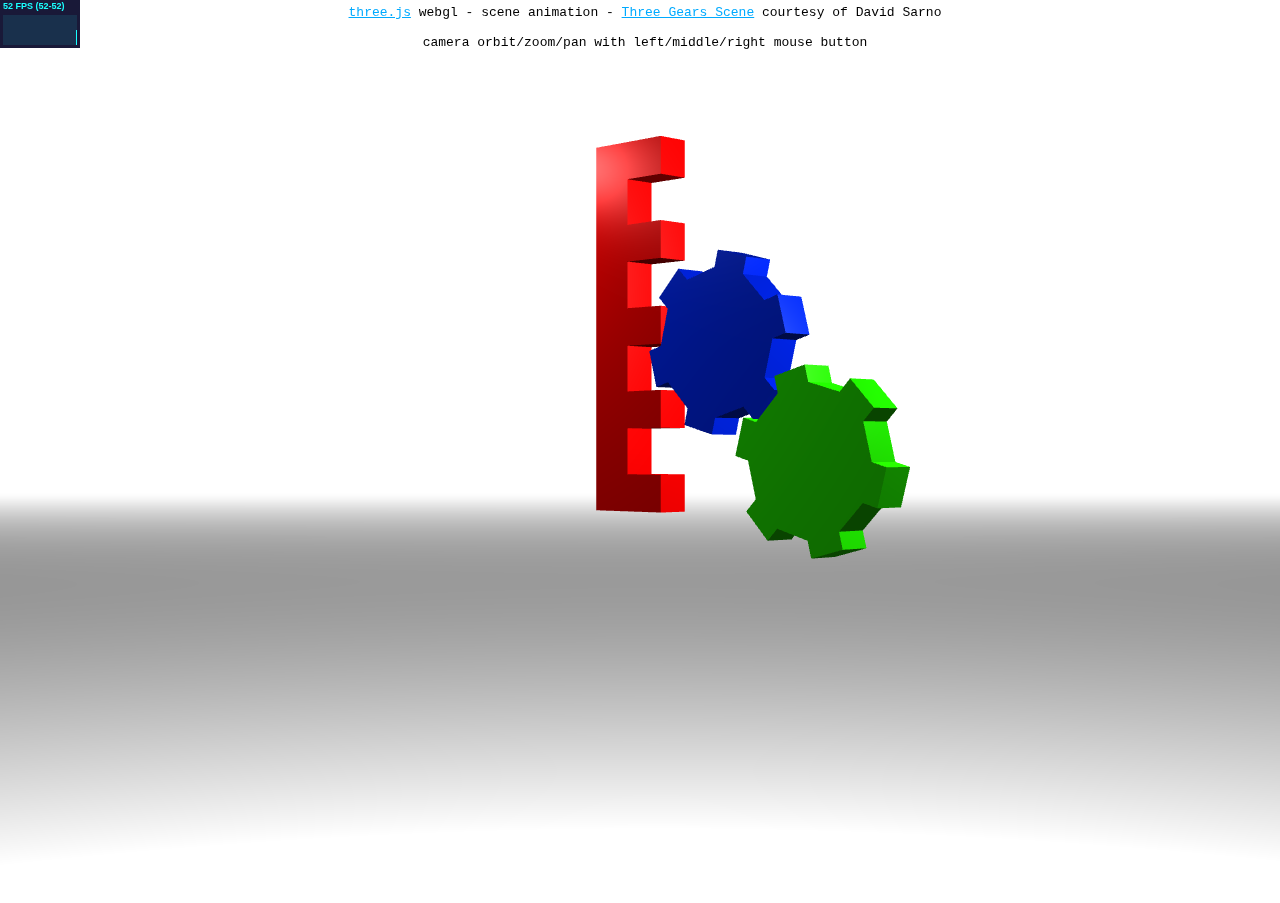
<file: demo/006.html>
<!DOCTYPE html>
<html lang="en">
	<head>
		<title>three.js webgl - scene animation</title>
		<meta charset="utf-8">
		<meta name="viewport" content="width=device-width, user-scalable=no, minimum-scale=1.0, maximum-scale=1.0">
		<style>
			body {
				color: #000;
				font-family:Monospace;
				font-size:13px;
				text-align:center;
				background-color: #fff;
				margin: 0px;
				overflow: hidden;
			}
			#info {
				position: absolute;
				top: 0px; width: 100%;
				padding: 5px;
			}
			a {
				color: #0af;
			}
		</style>
	</head>

	<body>

		<div id="container"></div>

		<div id="info">
		<a href="http://threejs.org" target="_blank" rel="noopener">three.js</a> webgl - scene animation - <a href="https://clara.io/view/96106133-2e99-40cf-8abd-64defd153e61">Three Gears Scene</a> courtesy of David Sarno
		<br><br>camera orbit/zoom/pan with left/middle/right mouse button</div>

		<script src="../js/three.min.js"></script>
		<script src="../js/r78/OrbitControls.js"></script>

		<script src="../js/r78/Detector.js"></script>
		<script src="../js/r78/stats.min.js"></script>

		<script>
			var scene, camera, controls, stats;
			var renderer, mixer;
			var clock = new THREE.Clock();
			var url = 'obj/aaa.json';
			var SCREEN_WIDTH = window.innerWidth;
			var SCREEN_HEIGHT = window.innerHeight;
			var container = document.getElementById( 'container' );
			stats = new Stats();
			container.appendChild( stats.dom );
			renderer = new THREE.WebGLRenderer( { antialias: true } );
			renderer.setClearColor( 0xffffff );
			renderer.setPixelRatio( window.devicePixelRatio );
			renderer.setSize( SCREEN_WIDTH, SCREEN_HEIGHT );
			container.appendChild( renderer.domElement );
			// Load a scene with objects, lights and camera from a JSON file
			new THREE.ObjectLoader().load( url, function ( loadedScene ) {
				scene = loadedScene;
				// If the loaded file contains a perspective camera, use it with adjusted aspect ratio...
				scene.traverse( function ( sceneChild ) {
					if ( sceneChild.type === 'PerspectiveCamera' ) {
						camera = sceneChild;
						camera.aspect = SCREEN_WIDTH / SCREEN_HEIGHT;
						camera.updateProjectionMatrix();
					}
				} );
				// ... else create a new camera and use it in the loaded scene
				if ( camera === undefined ) {
					camera = new THREE.PerspectiveCamera( 30, SCREEN_WIDTH / SCREEN_HEIGHT, 1, 10000 );
					camera.position.set( - 200, 0, 200 );
				}
				controls = new THREE.OrbitControls( camera );
				// Ground plane and fog: examples for applying additional children and new property values to the loaded scene
				var geometry = new THREE.PlaneBufferGeometry( 20000, 20000 );
				var material = new THREE.MeshPhongMaterial( { shininess: 0.1 } );
				var ground = new THREE.Mesh( geometry, material );
				ground.position.set( 0, - 250, 0 );
				ground.rotation.x = - Math.PI / 2;
				scene.add( ground );
				scene.fog = new THREE.Fog( 0xffffff, 1000, 10000 );
				// Initialization of the loaded animations
				var animationClip = scene.animations[ 0 ];
				mixer = new THREE.AnimationMixer( scene );
				mixer.clipAction( animationClip ).play();
				animate();
			} );
			window.onresize = function () {
				camera.aspect = window.innerWidth / window.innerHeight;
				camera.updateProjectionMatrix();
				renderer.setSize( window.innerWidth, window.innerHeight );
			};
			function animate() {
				requestAnimationFrame( animate );
				render();
			}
			function render() {
				var delta = 0.75 * clock.getDelta();
				mixer.update( delta );
				stats.update();
				renderer.render( scene, camera );
			}
		</script>

	</body>
</html>
</file>
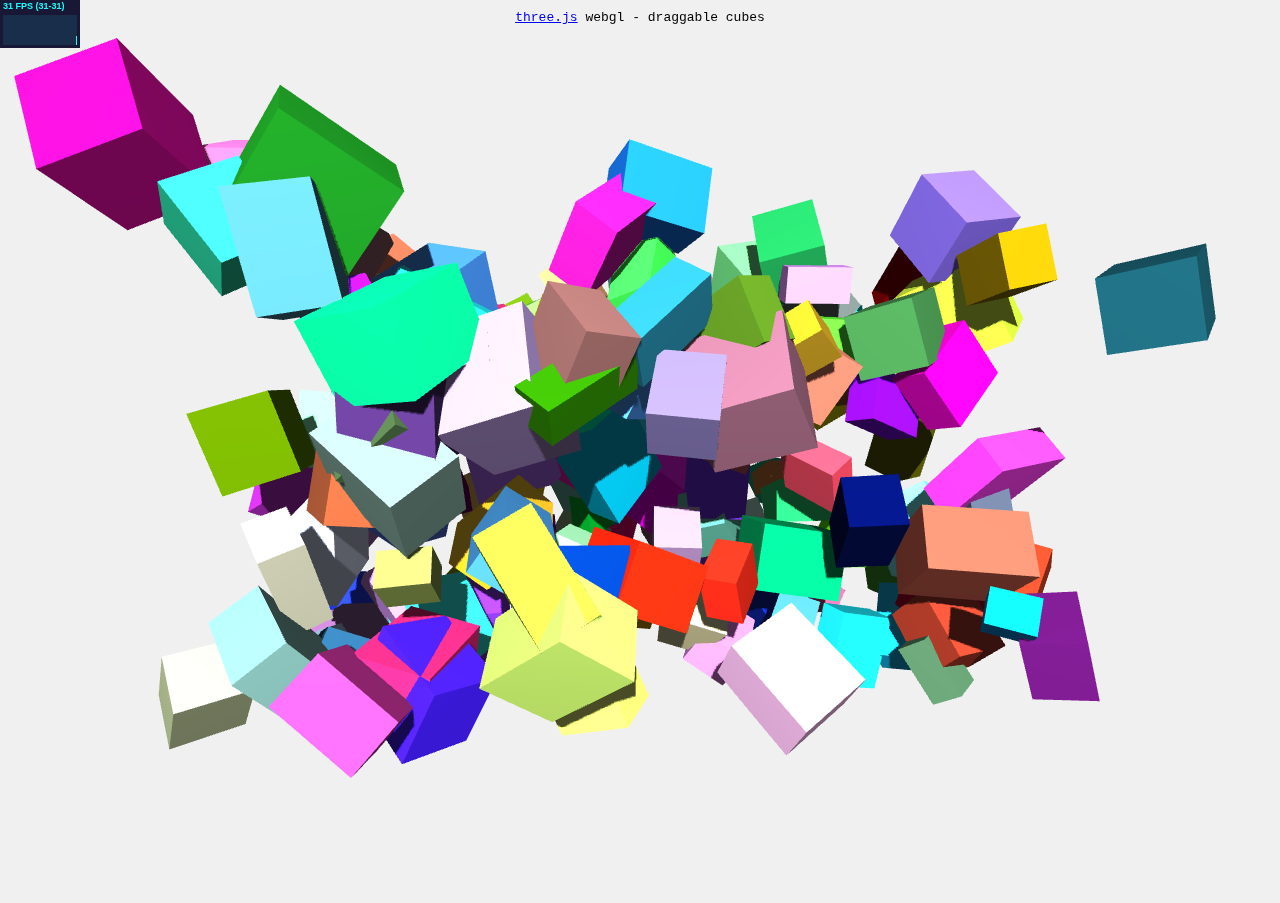
<file: demo/008.html>
<!DOCTYPE html>
<html lang="en">
	<head>
		<title>three.js webgl - draggable cubes</title>
		<meta charset="utf-8">
		<meta name="viewport" content="width=device-width, user-scalable=no, minimum-scale=1.0, maximum-scale=1.0">
		<style>
			body {
				font-family: Monospace;
				background-color: #f0f0f0;
				margin: 0px;
				overflow: hidden;
			}
		</style>
	</head>
	<body>

		<script src="../js/three.min.js"></script>

		<!--<script src="../js/r78/DragControls.js"></script>-->
		<script src="../js/r78/TrackballControls.js"></script>

		<script src="../js/r78/stats.min.js"></script>

		<script>

			var container, stats;
			var camera, controls, scene, renderer;
			var objects = [];

			init();
			animate();

			function init() {

				container = document.createElement( 'div' );
				document.body.appendChild( container );

				camera = new THREE.PerspectiveCamera( 70, window.innerWidth / window.innerHeight, 1, 10000 );
				camera.position.z = 1000;

				controls = new THREE.TrackballControls( camera );
				controls.rotateSpeed = 1.0;
				controls.zoomSpeed = 1.2;
				controls.panSpeed = 0.8;
				controls.noZoom = false;
				controls.noPan = false;
				controls.staticMoving = true;
				controls.dynamicDampingFactor = 0.3;

				scene = new THREE.Scene();

				scene.add( new THREE.AmbientLight( 0x505050 ) );

				var light = new THREE.SpotLight( 0xffffff, 1.5 );
				light.position.set( 0, 500, 2000 );
				light.castShadow = true;

				light.shadow = new THREE.LightShadow( new THREE.PerspectiveCamera( 50, 1, 200, 10000 ) );
				light.shadow.bias = - 0.00022;

				light.shadow.mapSize.width = 2048;
				light.shadow.mapSize.height = 2048;

				scene.add( light );

				var geometry = new THREE.BoxGeometry( 40, 40, 40 );

				for ( var i = 0; i < 200; i ++ ) {

					var object = new THREE.Mesh( geometry, new THREE.MeshLambertMaterial( { color: Math.random() * 0xffffff } ) );

					object.position.x = Math.random() * 1000 - 500;
					object.position.y = Math.random() * 600 - 300;
					object.position.z = Math.random() * 800 - 400;

					object.rotation.x = Math.random() * 2 * Math.PI;
					object.rotation.y = Math.random() * 2 * Math.PI;
					object.rotation.z = Math.random() * 2 * Math.PI;

					object.scale.x = Math.random() * 2 + 1;
					object.scale.y = Math.random() * 2 + 1;
					object.scale.z = Math.random() * 2 + 1;

					object.castShadow = true;
					object.receiveShadow = true;

					scene.add( object );

					objects.push( object );

				}

				renderer = new THREE.WebGLRenderer( { antialias: true } );
				renderer.setClearColor( 0xf0f0f0 );
				renderer.setPixelRatio( window.devicePixelRatio );
				renderer.setSize( window.innerWidth, window.innerHeight );
				renderer.sortObjects = false;

				renderer.shadowMap.enabled = true;
				renderer.shadowMap.type = THREE.PCFShadowMap;

				container.appendChild( renderer.domElement );

				//var dragControls = new THREE.DragControls( objects, camera, renderer.domElement );
				//dragControls.addEventListener( 'dragstart', function ( event ) { controls.enabled = false; } );
				//dragControls.addEventListener( 'dragend', function ( event ) { controls.enabled = true; } );

				var info = document.createElement( 'div' );
				info.style.position = 'absolute';
				info.style.top = '10px';
				info.style.width = '100%';
				info.style.textAlign = 'center';
				info.innerHTML = '<a href="http://threejs.org" target="_blank" rel="noopener">three.js</a> webgl - draggable cubes';
				container.appendChild( info );

				stats = new Stats();
				container.appendChild( stats.dom );

				//

				window.addEventListener( 'resize', onWindowResize, false );

			}

			function onWindowResize() {

				camera.aspect = window.innerWidth / window.innerHeight;
				camera.updateProjectionMatrix();

				renderer.setSize( window.innerWidth, window.innerHeight );

			}

			//

			function animate() {

				requestAnimationFrame( animate );

				render();
				stats.update();

			}

			function render() {

				controls.update();

				renderer.render( scene, camera );

			}

		</script>

	</body>
</html>
</file>
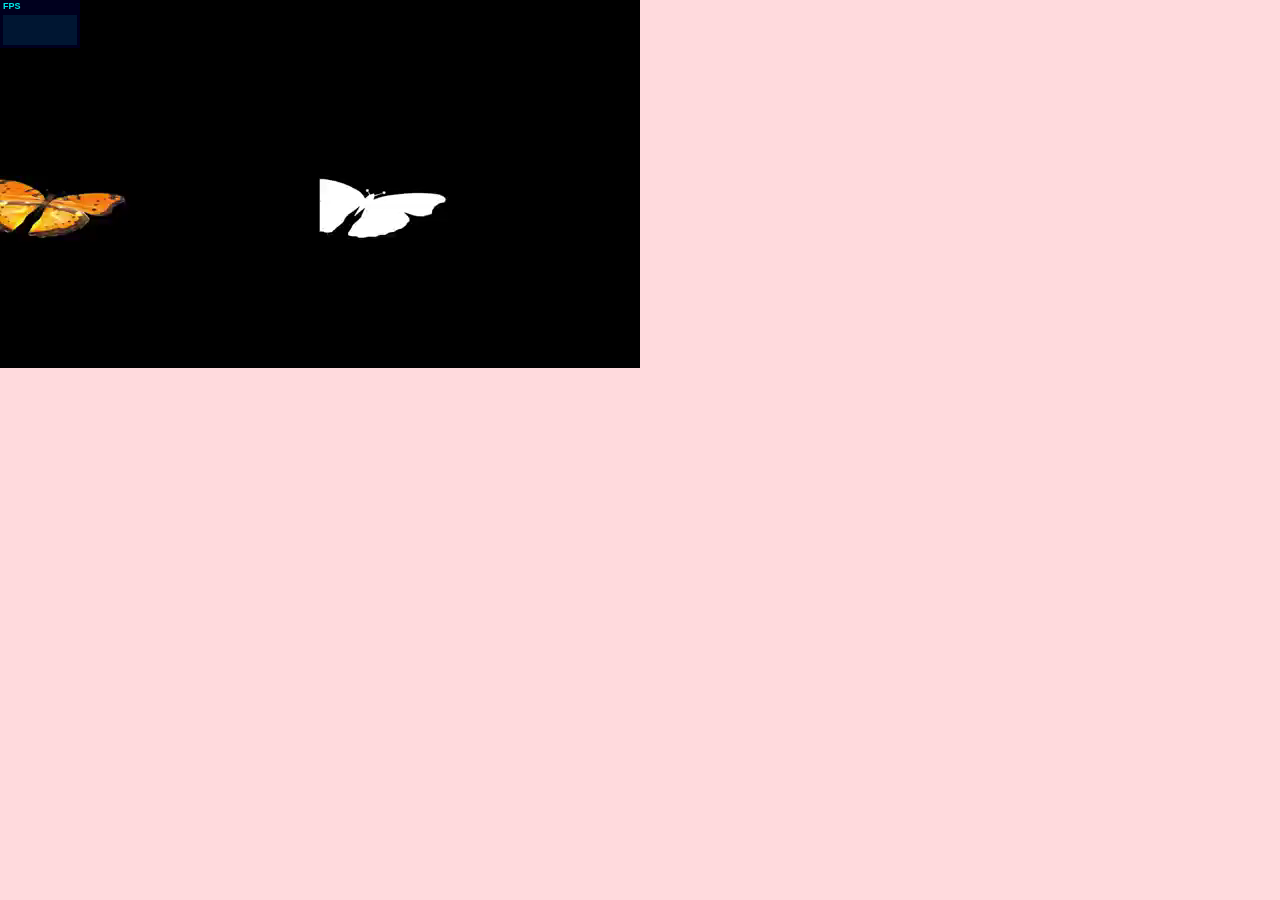
<file: demo/009.html>
<!DOCTYPE html>
<html>
<head>
    <title>Transplarent Video</title>
    <style>
        * {
            margin: 0;
            padding: 0;
            list-style-type: none;
        }
        body {
            position: relative;
            background: #ffdadd;
            color:#CCCCCC;
        }
        canvas {
            position: absolute;
            top: 0;
            left: 0;
            z-index: 111;
        }
    </style>
</head>
<body>
    <video id="video" src="aaa.mp4" loop autoplay></video>
    <canvas id="canvas"></canvas>
    <canvas id="origin"></canvas>
    <script src="../js/jquery-1.9.1.min.js"></script>
    <script type="text/javascript" src="../js/three.min.js"></script>
    <script src="../js/r78/stats.min.js"></script>
    <script src="../js/r78/OrbitControls.js"></script>
<script>
    $(document).ready(function() {
        var width = window.innerWidth, height = window.innerHeight / 2;
        var _canvas = document.getElementById('canvas'),
                ctx = _canvas.getContext('2d');
        var _origin = document.getElementById('origin'),
                _ctx = _origin.getContext('2d');
        var _video = document.getElementById("video");
        var color = [22, 22, 22];

        var stats, camera, scene, renderer, mesh, vWidth, vHeight;

        init();
        animate();

        function init() {
            renderer = new THREE.WebGLRenderer({
                alpha: true
            });
            renderer.setSize(width, height);
            document.body.appendChild(renderer.domElement);

            stats = new Stats();
            document.body.appendChild( stats.dom );

            scene = new THREE.Scene();
            camera = new THREE.PerspectiveCamera(70, width / height, 1, 1000);
            camera.position.z = 5;
            var controls = new THREE.OrbitControls( camera );
            scene.add(camera);

            texture = new THREE.Texture(_origin);
            var material = new THREE.MeshBasicMaterial({ map: texture });
            var geometry = new THREE.PlaneGeometry(_video.videoWidth / 50, _video.videoHeight / 50);
            mesh = new THREE.Mesh( geometry, material );
            scene.add( mesh );

            vWidth = _video.videoWidth;
            vHeight = _video.videoHeight;
            _canvas.width = vWidth;
            _canvas.height = vHeight;
            _origin.width = vWidth / 2;
            _origin.height = vHeight;
        }

        function checkStatus() {
            if(_video.paused || _video.ended) {
                return false;
            }
            transform(color);
        }

        function transform(unTransparentRGB) {
            ctx.drawImage(_video, 0, 0, vWidth, vHeight);
            var frame = ctx.getImageData(0, 0, vWidth, vHeight);
            var l = frame.data.length / 4;
            for (var i = 0; i < l; i++) {
                if(i % vWidth < vWidth / 2) {
                    var _i = i + vWidth / 2;
                    if(frame.data[_i * 4] < unTransparentRGB[0] && frame.data[_i * 4 + 1] < unTransparentRGB[1] && frame.data[_i * 4 + 2] < unTransparentRGB[2]) {
                        frame.data[i * 4 + 3] = 0;
                    }
                }
            }
            _ctx.putImageData(frame, 0, 0);
        }

        function animate() {
            requestAnimationFrame(animate);
            checkStatus();
            texture.needsUpdate = true;
            renderer.render(scene, camera);
            stats.update();
        }
    });
</script>
</body>
</html>
</file>
<file: skin/css/base.css>
* {
    padding: 0;
    margin: 0;
    outline: none;
    list-style-type: none;
}
html, body, canvas {
    width: 100%;
    height: 100%;
    position: relative;
}
</file>
<file: TheAviator/css/demo.css>
@font-face {
	font-family: 'codropsicons';
	font-weight: normal;
	font-style: normal;
	src: url('../fonts/codropsicons/codropsicons.eot');
	src: url('../fonts/codropsicons/codropsicons.eot?#iefix') format('embedded-opentype'), url('../fonts/codropsicons/codropsicons.woff') format('woff'), url('../fonts/codropsicons/codropsicons.ttf') format('truetype'), url('../fonts/codropsicons/codropsicons.svg#codropsicons') format('svg');
}

*,
*::after,
*::before {
	-webkit-box-sizing: border-box;
	box-sizing: border-box;
}

body {
	font-family: 'Avenir Next', Avenir, 'Helvetica Neue', Helvetica, Arial, sans-serif;
	margin: 0;
	color: #444;
	background: #f6f6f6;
}

a {
	text-decoration: none;
	color: #d1b790;
	outline: none;
}

a:hover,
a:focus {
	color: #bba077;
	outline: none;
}


/* Top Navigation Style */

.meta {
	font-size: 0.75em;
	line-height: 1;
	position: absolute;
	top: 1em;
	left: 1em;
	display: -webkit-flex;
	display: flex;
	-webkit-flex-wrap: wrap;
	flex-wrap: wrap;
	white-space: nowrap;
	border-top: 1px solid #d1b790;
}

.meta::after {
	content: '';
	position: absolute;
	top: 0;
	right: 0;
	width: 1px;
	height: 100%;
	background: #d1b790;
}

.meta a {
	display: block;
	padding: 1em 1.35em;
	border: 1px solid #d1b790;
	border-top: 0;
}

.meta a:not(:last-child) {
	border-right: 0;
}

.codrops-icon {
	width: 4em;
}

.codrops-icon span {
	display: none;
}

.codrops-icon::before {
	font-family: 'codropsicons';
	font-size: 1.15em;
	font-weight: normal;
	font-style: normal;
	font-variant: normal;
	line-height: 1;
	text-transform: none;
	speak: none;
	-webkit-font-smoothing: antialiased;
}

.codrops-icon--drop::before {
	content: '\e001';
	color: #09c;
}

.codrops-icon--prev::before {
	content: '\e004';
}


/* Demo links */

.demo-link {
	font-family: 'Playfair Display';
	font-weight: bold;
	text-align: center;
	letter-spacing: 0.2em;
	text-transform: uppercase;
}

.demo-link--current {
	color: #bba077;
}

@media screen and (max-width:40em) {
	.meta {
		right: 1em;
	}
	.demo-link {
		-webkit-flex: 1;
		flex: 1;
	}
}

/* Styles for sponsor */
body #cdawrap { top: auto; right: auto; bottom: 12px; left: 12px; border: 1px solid #d1b790; background: none; }
.partisan { position: absolute; bottom: 0; left: 0; width: 38em; padding: 4.5em 7.5em 1.5em 5.5em; }
.partisan__bg { position: absolute; bottom: 0; left: 0; width: 100%; height: 100%; pointer-events: none; opacity: 0.5; }
.partisan__link { position: relative; display: -webkit-flex; display: flex; -webkit-justify-content: center; justify-content: center; -webkit-align-items: center; align-items: center; }
.partisan__img, .partisan__title { opacity: 0.85; -webkit-transition: opacity 0.1s; transition: opacity 0.1s; }
.partisan__link:hover .partisan__img, .partisan__link:hover .partisan__title { opacity: 1; }
.partisan__img { max-width: 42%; }
.partisan__title { font-family: 'Playfair Display'; font-weight: bold; position: relative; margin: 0.5em 0 0 0.85em; color: #555d27; }
.partisan__title::before { content: 'Sponsored by:'; font-size: 0.5em; font-weight: bold; position: absolute; bottom: 100%; left: 0; padding: 0 0 1em 0; letter-spacing: 0.25em; text-transform: uppercase; color: #95a534; }
@media screen and (max-width:80em) {
	.partisan { font-size: 76%; }
	.partisan__title::before { font-size: 0.25em; }
}
@media screen and (max-width:60em) {
	.game-holder .message--instructions { bottom: 5.5em; }
	.partisan { width: 100%; height: auto; padding: 1.75em 0.5em 0.5em; text-align: center; background: rgba(190, 215, 48, 0.5); }
	.partisan__bg { display: none; }
	.partisan__img { display: none; }
	.partisan__title { margin: 0; }
	.partisan__title::before { width: 100%; padding: 0 0 0.25em; }
}
</file>
<file: TheAviator/css/game.css>
.game-holder {
	position: absolute;
	width: 100%;
	height: 100%;
	background: -webkit-linear-gradient(#e4e0ba, #f7d9aa);
	background: linear-gradient(#e4e0ba, #f7d9aa);
}

.world {
	position: absolute;
	overflow: hidden;
	width: 100%;
	height: 100%;
}

.header {
	position: absolute;
	top: 8vh;
	left: 0;
	width: 100%;
	text-align: center;
	pointer-events: none;
}

.header h1 {
	font-family: 'Playfair Display';
	font-size: 4.5em;
	line-height: 1;
	margin: 0;
	letter-spacing: -0.025em;
	color: #d1b790;
}

.header h1 span {
	font-size: 0.2em;
	font-style: italic;
	display: block;
	margin: 0 0 -1.5em -7em;
	letter-spacing: 0px;
}

.header h2 {
	font-size: 0.585em;
	margin: 0.25em 0;
	white-space: nowrap;
	text-indent: 1em;
	letter-spacing: 1em;
	text-transform: uppercase;
	color: #d6483b;
}

.score {
	width: 100%;
	margin: 2em 0 0;
	text-align: center;
	white-space: nowrap;
}

.score__content {
	position: relative;
	display: inline-block;
	padding: 0 1em;
	vertical-align: top;
}

.score__content:nth-child(2) {
	border-right: 1px solid #d1b790;
	border-left: 1px solid #d1b790;
}

.score__label {
	font-size: 9px;
	position: relative;
	margin: 0 0 0.5em 0;
	text-align: center;
	letter-spacing: 3px;
	text-transform: uppercase;
	color: #d1b790;
}

.score__value {
	font-family: 'Playfair Display';
	font-weight: bold;
	color: #d1b790;
}

.score__value--level {
	font-size: 26px;
}

.score__value--dist {
	font-size: 30px;
}

.level-circle {
	position: absolute;
	left: 50%;
	width: 46px;
	margin: -37px 0 0 -23px;
	-webkit-transform: rotate(-90deg);
	transform: rotate(-90deg);
}

.score__value--energy {
	position: relative;
	width: 60px;
	height: 8px;
	margin-top: 20px;
	border-radius: 3px;
	background-color: #d1b790;
}

.energy-bar {
	position: absolute;
	top: 0;
	right: 0;
	bottom: 0;
	left: 0;
	margin: 2px;
	background-color: #f25346;
	-webkit-animation-name: none;
	animation-name: none;
	-webkit-animation-duration: 150ms;
	animation-duration: 150ms;
	-webkit-animation-iteration-count: infinite;
	animation-iteration-count: infinite;
}

.message {
	font-weight: bold;
	position: absolute;
	left: 0;
	width: 100%;
	text-align: center;
	text-transform: uppercase;
	pointer-events: none;
}

.message--replay {
	font-size: 1.25vw;
	bottom: 40vh;
	display: none;
	text-indent: 0.5em;
	letter-spacing: 0.5em;
	color: #d1b790;
}

.message--instructions {
	font-family: 'Playfair Display';
	font-size: 0.85em;
	bottom: 8vh;
	letter-spacing: 0.2em;
	color: #68c3c0;
}

.message--instructions span {
	display: block;
	color: #d6483b;
	white-space: nowrap;
}

@-webkit-keyframes blinking {
	0% { opacity: 1; }
	50% { opacity: 0; }
	100% { opacity: 1; }
}

@keyframes blinking {
	0% { opacity: 1; }
	50% { opacity: 0; }
	100% { opacity: 1; }
}

@media screen and (max-width: 40em) {
	.header {
		font-size: 0.75em;
		top: 6.5em;
	}
	.header h2 {
		letter-spacing: 0.65em;
	}
}
</file>
<file: master/docs/index.css>
@font-face {
	font-family: 'inconsolata';
	src: url('files/inconsolata.woff') format('woff');
	font-weight: normal;
	font-style: normal;
}

*{
	box-sizing: border-box;
}

html {
	height: 100%;
}

body {
	background-color: #ffffff;
	margin: 0px;
	height: 100%;
	color: #555;
	font-family: 'inconsolata';
	font-size: 15px;
	line-height: 18px;
	overflow: hidden;
}

h1 {
	margin-top: 30px;
	margin-bottom: 40px;
	margin-left: 20px;
	font-size: 25px;
	font-weight: normal;
}

h2 {
	color: #454545;
	font-size: 18px;
	font-weight: normal;

	margin-top: 20px;
	margin-left: 20px;
}

h3 {
	color: #666;
	font-size: 16px;
	font-weight: normal;

	margin-top: 20px;
	margin-left: 20px;
}

a {
	color: #2194CE;
	text-decoration: none;
}

#panel {
	position: fixed;
	left: 0px;
	width: 260px;
	height: 100%;
	overflow: auto;
	background: #fafafa;
}

#panel ul {
	list-style-type: none;
	padding: 0px;
	margin-left: 20px;
}

iframe {
	position: absolute;
	border: 0px;
	left: 260px;
	width: calc(100% - 260px);
	height: 100%;
	overflow: auto;
}

.filterBlock{
	margin: 20px;
	position: relative;
}

.filterBlock p {
	margin: 0;
}

#filterInput {
	width: 100%;
	padding: 5px;
	font-family: inherit;
	font-size: 15px;
	outline: none;
	border: 1px solid #dedede;
}

#filterInput:focus{
	border: 1px solid #2194CE;
}

#clearFilterButton {
	position: absolute;
	right: 6px;
	top: 50%;
	margin-top: -8px;
	width: 16px;
	height: 16px;
	font-size: 14px;
	color: grey;
	text-align: center;
	line-height: 0;
	padding-top: 7px;
	opacity: .5;
}

#clearFilterButton:hover {
	opacity: 1;
}

.hidden {
	display: none;
}

#panel li b {
	font-weight: bold;
}

/* mobile */

#expandButton {
	display: none;
	position: absolute;
	right: 20px;
	top: 12px;
	width: 32px;
	height: 32px;
}

#expandButton span {
	height: 2px;
	background-color: #2194CE;
	width: 16px;
	position: absolute;
	left: 8px;
	top: 10px;
}

#expandButton span:nth-child(1) {
	top: 16px;
}

#expandButton span:nth-child(2) {
	top: 22px;
}

@media all and ( max-width: 640px ) {

	h1{
		margin-top: 20px;
		margin-bottom: 20px;
	}

	#panel{
		position: absolute;
		left: 0;
		top: 0;
		height: 100%;
		width: 100%;
		right: 0;
		z-index: 100;
		overflow: hidden;
		border-bottom: 1px solid #dedede;
	}

	#content{
		position: absolute;
		left: 0;
		top: 90px;
		right: 0;
		bottom: 0;
		font-size: 17px;
		line-height: 22px;
		overflow: auto;
	}

	#navigation{
		position: absolute;
		left: 0;
		top: 90px;
		right: 0;
		bottom: 0;
		font-size: 17px;
		line-height: 22px;
		overflow: auto;
	}

	iframe{
		position: absolute;
		left: 0;
		top: 56px;
		width: 100%;
		height: calc(100% - 56px);
	}

	#expandButton{
		display: block;
	}

	#panel.collapsed{
		height: 56px;
	}

}
</file>
<file: master/editor/css/main.css>
body {
	font-family: Helvetica, Arial, sans-serif;
	font-size: 14px;
	margin: 0;
	overflow: hidden;
}

hr {
	border: 0;
	border-top: 1px solid #ccc;
}

button {
	position: relative;
}

textarea {
	tab-size: 4;
	white-space: pre;
	word-wrap: normal;
}

	textarea.success {
		border-color: #8b8 !important;
	}

	textarea.fail {
		border-color: #f00 !important;
		background-color: rgba(255,0,0,0.05);
	}

textarea, input { outline: none; } /* osx */

.Panel {
	-moz-user-select: none;
	-webkit-user-select: none;
	-ms-user-select: none;

	/* No support for these yet */
	-o-user-select: none;
	user-select: none;
}

/* CodeMirror */

.CodeMirror {

	position: absolute !important;
	top: 37px;
	width: 100% !important;
	height: calc(100% - 37px) !important;

}

	.CodeMirror .errorLine {

		background: rgba(255,0,0,0.25);

	}

	.CodeMirror .esprima-error {

		color: #f00;
		text-align: right;
		padding: 0 20px;

	}

/* outliner */

#outliner .option {

	border: 1px solid transparent;
}

#outliner .option.drag {

	border: 1px dashed #999;

}

#outliner .option.dragTop {

	border-top: 1px dashed #999;

}

#outliner .option.dragBottom {

	border-bottom: 1px dashed #999;

}

#outliner .type {
	position:relative;
	top:-2px;
	padding: 0 2px;
	color: #ddd;
}

#outliner .type:after {
	content: '■';
}

#outliner .Scene {
	color: #ccccff;
}

#outliner .Object3D {
	color: #aaaaee;
}

#outliner .Mesh {
	color: #8888ee;
}

#outliner .Line {
	color: #88ee88;
}

#outliner .LineSegments {
	color: #88ee88;
}

#outliner .Points {
	color: #ee8888;
}

/* */

#outliner .PointLight {
	color: #dddd00;
}

/* */

#outliner .Geometry {
	color: #88ff88;
}

#outliner .BoxGeometry {
	color: #bbeebb;
}

#outliner .TorusGeometry {
	color: #aaeeaa;
}

/* */

#outliner .Material {
	color: #ff8888;
}

#outliner .MeshPhongMaterial {
	color: #ffaa88;
}

/* */

#outliner .Script:after {
	content: '{...}' /* ❮/❯ */
}
</file>
<file: master/editor/css/light.css>
button {
	color: #555;
	background-color: #ddd;
	border: 0px;
	padding: 5px 8px;
	text-transform: uppercase;
	cursor: pointer;
	outline: none;
}

	button:hover {
		background-color: #fff;
	}

	button.selected {
		background-color: #fff;
	}

input, textarea {
	border: 1px solid transparent;
	color: #444;
}

input.Number {
	color: #08f!important;
	font-size: 12px;
	border: 0px;
	padding: 2px;
	cursor: col-resize;
}

select {
	color: #666;
	background-color: #ddd;
	border: 0px;
	text-transform: uppercase;
	cursor: pointer;
	outline: none;
}

	select:hover {
		background-color: #fff;
	}

/* UI */

#viewport {
	position: absolute;
	top: 32px;
	left: 0;
	right: 300px;
	bottom: 32px;
}

	#viewport #info {
		text-shadow: 1px 1px 0 rgba(0,0,0,0.25);
		pointer-events: none;
	}

#script {
	position: absolute;
	top: 32px;
	left: 0;
	right: 300px;
	bottom: 32px;
	opacity: 0.9;
}

#player {
	position: absolute;
	top: 32px;
	left: 0;
	right: 300px;
	bottom: 32px;
}

#menubar {
	position: absolute;
	width: 100%;
	height: 32px;
	background: #eee;
	padding: 0;
	margin: 0;
	right: 0;
	top: 0;
}

	#menubar .menu {
		float: left;
		cursor: pointer;
		padding-right: 8px;
	}

	#menubar .menu.right {
		float: right;
		cursor: auto;
		padding-right: 0;
		text-align: right;
	}

		#menubar .menu .title {
			display: inline-block;
			color: #888;
			margin: 0;
			padding: 8px;
		}

		#menubar .menu .options {
			position: absolute;
			display: none;
			padding: 5px 0;
			background: #eee;
			width: 150px;
		}

		#menubar .menu:hover .options {
			display: block;
		}

			#menubar .menu .options hr {
				border-color: #ddd;
			}

			#menubar .menu .options .option {
				color: #666;
				background-color: transparent;
				padding: 5px 10px;
				margin: 0 !important;
			}

				#menubar .menu .options .option:hover {
					color: #fff;
					background-color: #08f;
				}

				#menubar .menu .options .option:active {
					color: #666;
					background: transparent;
				}

		#menubar .menu .options .inactive {
			color: #bbb;
			background-color: transparent;
			padding: 5px 10px;
			margin: 0 !important;
		}

#sidebar {
	position: absolute;
	right: 0;
	top: 32px;
	bottom: 0;
	width: 300px;
	background: #eee;
	overflow: auto;
}

	#sidebar * {
		vertical-align: middle;
	}

	#sidebar .Panel {
		color: #888;
		padding: 10px;
		border-top: 1px solid #ccc;
	}

	#sidebar .Panel.collapsed {
		margin-bottom: 0;
	}

	#sidebar .Row {
		min-height: 20px;
		margin-bottom: 10px;
	}

#tabs {
	background-color: #ddd;
	border-top: 1px solid #ccc;
}

	#tabs span {
		color: #aaa;
		border-right: 1px solid #ccc;
		padding: 10px;
	}

	#tabs span.selected {
		color: #888;
		background-color: #eee;
	}

#toolbar {
	position: absolute;
	left: 0;
	right: 300px;
	bottom: 0;
	height: 32px;
	background: #eee;
	color: #333;
}

	#toolbar * {
		vertical-align: middle;
	}

	#toolbar .Panel {
		padding: 4px;
		color: #888;
	}

	#toolbar button {
		margin-right: 6px;
	}

.Outliner {
	color: #444;
	background-color: #fff;
	padding: 0;
	width: 100%;
	height: 140px;
	font-size: 12px;
	cursor: default;
	overflow: auto;
	outline: none !important;
}

	.Outliner .option {
		padding: 4px;
		color: #666;
		white-space: nowrap;
	}

	.Outliner .option:hover {
		background-color: rgba(0,0,0,0.02);
	}

	.Outliner .option.active {
		background-color: rgba(0,0,0,0.04);
	}
</file>
<file: master/editor/js/libs/codemirror/codemirror.css>
/* BASICS */

.CodeMirror {
  /* Set height, width, borders, and global font properties here */
  font-family: monospace;
  height: 300px;
  color: black;
}

/* PADDING */

.CodeMirror-lines {
  padding: 4px 0; /* Vertical padding around content */
}
.CodeMirror pre {
  padding: 0 4px; /* Horizontal padding of content */
}

.CodeMirror-scrollbar-filler, .CodeMirror-gutter-filler {
  background-color: white; /* The little square between H and V scrollbars */
}

/* GUTTER */

.CodeMirror-gutters {
  border-right: 1px solid #ddd;
  background-color: #f7f7f7;
  white-space: nowrap;
}
.CodeMirror-linenumbers {}
.CodeMirror-linenumber {
  padding: 0 3px 0 5px;
  min-width: 20px;
  text-align: right;
  color: #999;
  white-space: nowrap;
}

.CodeMirror-guttermarker { color: black; }
.CodeMirror-guttermarker-subtle { color: #999; }

/* CURSOR */

.CodeMirror-cursor {
  border-left: 1px solid black;
  border-right: none;
  width: 0;
}
/* Shown when moving in bi-directional text */
.CodeMirror div.CodeMirror-secondarycursor {
  border-left: 1px solid silver;
}
.cm-fat-cursor .CodeMirror-cursor {
  width: auto;
  border: 0;
  background: #7e7;
}
.cm-fat-cursor div.CodeMirror-cursors {
  z-index: 1;
}

.cm-animate-fat-cursor {
  width: auto;
  border: 0;
  -webkit-animation: blink 1.06s steps(1) infinite;
  -moz-animation: blink 1.06s steps(1) infinite;
  animation: blink 1.06s steps(1) infinite;
  background-color: #7e7;
}
@-moz-keyframes blink {
  0% {}
  50% { background-color: transparent; }
  100% {}
}
@-webkit-keyframes blink {
  0% {}
  50% { background-color: transparent; }
  100% {}
}
@keyframes blink {
  0% {}
  50% { background-color: transparent; }
  100% {}
}

/* Can style cursor different in overwrite (non-insert) mode */
.CodeMirror-overwrite .CodeMirror-cursor {}

.cm-tab { display: inline-block; text-decoration: inherit; }

.CodeMirror-ruler {
  border-left: 1px solid #ccc;
  position: absolute;
}

/* DEFAULT THEME */

.cm-s-default .cm-header {color: blue;}
.cm-s-default .cm-quote {color: #090;}
.cm-negative {color: #d44;}
.cm-positive {color: #292;}
.cm-header, .cm-strong {font-weight: bold;}
.cm-em {font-style: italic;}
.cm-link {text-decoration: underline;}
.cm-strikethrough {text-decoration: line-through;}

.cm-s-default .cm-keyword {color: #708;}
.cm-s-default .cm-atom {color: #219;}
.cm-s-default .cm-number {color: #164;}
.cm-s-default .cm-def {color: #00f;}
.cm-s-default .cm-variable,
.cm-s-default .cm-punctuation,
.cm-s-default .cm-property,
.cm-s-default .cm-operator {}
.cm-s-default .cm-variable-2 {color: #05a;}
.cm-s-default .cm-variable-3 {color: #085;}
.cm-s-default .cm-comment {color: #a50;}
.cm-s-default .cm-string {color: #a11;}
.cm-s-default .cm-string-2 {color: #f50;}
.cm-s-default .cm-meta {color: #555;}
.cm-s-default .cm-qualifier {color: #555;}
.cm-s-default .cm-builtin {color: #30a;}
.cm-s-default .cm-bracket {color: #997;}
.cm-s-default .cm-tag {color: #170;}
.cm-s-default .cm-attribute {color: #00c;}
.cm-s-default .cm-hr {color: #999;}
.cm-s-default .cm-link {color: #00c;}

.cm-s-default .cm-error {color: #f00;}
.cm-invalidchar {color: #f00;}

.CodeMirror-composing { border-bottom: 2px solid; }

/* Default styles for common addons */

div.CodeMirror span.CodeMirror-matchingbracket {color: #0f0;}
div.CodeMirror span.CodeMirror-nonmatchingbracket {color: #f22;}
.CodeMirror-matchingtag { background: rgba(255, 150, 0, .3); }
.CodeMirror-activeline-background {background: #e8f2ff;}

/* STOP */

/* The rest of this file contains styles related to the mechanics of
   the editor. You probably shouldn't touch them. */

.CodeMirror {
  position: relative;
  overflow: hidden;
  background: white;
}

.CodeMirror-scroll {
  overflow: scroll !important; /* Things will break if this is overridden */
  /* 30px is the magic margin used to hide the element's real scrollbars */
  /* See overflow: hidden in .CodeMirror */
  margin-bottom: -30px; margin-right: -30px;
  padding-bottom: 30px;
  height: 100%;
  outline: none; /* Prevent dragging from highlighting the element */
  position: relative;
}
.CodeMirror-sizer {
  position: relative;
  border-right: 30px solid transparent;
}

/* The fake, visible scrollbars. Used to force redraw during scrolling
   before actual scrolling happens, thus preventing shaking and
   flickering artifacts. */
.CodeMirror-vscrollbar, .CodeMirror-hscrollbar, .CodeMirror-scrollbar-filler, .CodeMirror-gutter-filler {
  position: absolute;
  z-index: 6;
  display: none;
}
.CodeMirror-vscrollbar {
  right: 0; top: 0;
  overflow-x: hidden;
  overflow-y: scroll;
}
.CodeMirror-hscrollbar {
  bottom: 0; left: 0;
  overflow-y: hidden;
  overflow-x: scroll;
}
.CodeMirror-scrollbar-filler {
  right: 0; bottom: 0;
}
.CodeMirror-gutter-filler {
  left: 0; bottom: 0;
}

.CodeMirror-gutters {
  position: absolute; left: 0; top: 0;
  min-height: 100%;
  z-index: 3;
}
.CodeMirror-gutter {
  white-space: normal;
  height: 100%;
  display: inline-block;
  vertical-align: top;
  margin-bottom: -30px;
  /* Hack to make IE7 behave */
  *zoom:1;
  *display:inline;
}
.CodeMirror-gutter-wrapper {
  position: absolute;
  z-index: 4;
  background: none !important;
  border: none !important;
}
.CodeMirror-gutter-background {
  position: absolute;
  top: 0; bottom: 0;
  z-index: 4;
}
.CodeMirror-gutter-elt {
  position: absolute;
  cursor: default;
  z-index: 4;
}
.CodeMirror-gutter-wrapper {
  -webkit-user-select: none;
  -moz-user-select: none;
  user-select: none;
}

.CodeMirror-lines {
  cursor: text;
  min-height: 1px; /* prevents collapsing before first draw */
}
.CodeMirror pre {
  /* Reset some styles that the rest of the page might have set */
  -moz-border-radius: 0; -webkit-border-radius: 0; border-radius: 0;
  border-width: 0;
  background: transparent;
  font-family: inherit;
  font-size: inherit;
  margin: 0;
  white-space: pre;
  word-wrap: normal;
  line-height: inherit;
  color: inherit;
  z-index: 2;
  position: relative;
  overflow: visible;
  -webkit-tap-highlight-color: transparent;
  -webkit-font-variant-ligatures: none;
  font-variant-ligatures: none;
}
.CodeMirror-wrap pre {
  word-wrap: break-word;
  white-space: pre-wrap;
  word-break: normal;
}

.CodeMirror-linebackground {
  position: absolute;
  left: 0; right: 0; top: 0; bottom: 0;
  z-index: 0;
}

.CodeMirror-linewidget {
  position: relative;
  z-index: 2;
  overflow: auto;
}

.CodeMirror-widget {}

.CodeMirror-code {
  outline: none;
}

/* Force content-box sizing for the elements where we expect it */
.CodeMirror-scroll,
.CodeMirror-sizer,
.CodeMirror-gutter,
.CodeMirror-gutters,
.CodeMirror-linenumber {
  -moz-box-sizing: content-box;
  box-sizing: content-box;
}

.CodeMirror-measure {
  position: absolute;
  width: 100%;
  height: 0;
  overflow: hidden;
  visibility: hidden;
}

.CodeMirror-cursor { position: absolute; }
.CodeMirror-measure pre { position: static; }

div.CodeMirror-cursors {
  visibility: hidden;
  position: relative;
  z-index: 3;
}
div.CodeMirror-dragcursors {
  visibility: visible;
}

.CodeMirror-focused div.CodeMirror-cursors {
  visibility: visible;
}

.CodeMirror-selected { background: #d9d9d9; }
.CodeMirror-focused .CodeMirror-selected { background: #d7d4f0; }
.CodeMirror-crosshair { cursor: crosshair; }
.CodeMirror-line::selection, .CodeMirror-line > span::selection, .CodeMirror-line > span > span::selection { background: #d7d4f0; }
.CodeMirror-line::-moz-selection, .CodeMirror-line > span::-moz-selection, .CodeMirror-line > span > span::-moz-selection { background: #d7d4f0; }

.cm-searching {
  background: #ffa;
  background: rgba(255, 255, 0, .4);
}

/* IE7 hack to prevent it from returning funny offsetTops on the spans */
.CodeMirror span { *vertical-align: text-bottom; }

/* Used to force a border model for a node */
.cm-force-border { padding-right: .1px; }

@media print {
  /* Hide the cursor when printing */
  .CodeMirror div.CodeMirror-cursors {
    visibility: hidden;
  }
}

/* See issue #2901 */
.cm-tab-wrap-hack:after { content: ''; }

/* Help users use markselection to safely style text background */
span.CodeMirror-selectedtext { background: none; }
</file>
<file: master/editor/js/libs/codemirror/theme/monokai.css>
/* Based on Sublime Text's Monokai theme */

.cm-s-monokai.CodeMirror { background: #272822; color: #f8f8f2; }
.cm-s-monokai div.CodeMirror-selected { background: #49483E; }
.cm-s-monokai .CodeMirror-line::selection, .cm-s-monokai .CodeMirror-line > span::selection, .cm-s-monokai .CodeMirror-line > span > span::selection { background: rgba(73, 72, 62, .99); }
.cm-s-monokai .CodeMirror-line::-moz-selection, .cm-s-monokai .CodeMirror-line > span::-moz-selection, .cm-s-monokai .CodeMirror-line > span > span::-moz-selection { background: rgba(73, 72, 62, .99); }
.cm-s-monokai .CodeMirror-gutters { background: #272822; border-right: 0px; }
.cm-s-monokai .CodeMirror-guttermarker { color: white; }
.cm-s-monokai .CodeMirror-guttermarker-subtle { color: #d0d0d0; }
.cm-s-monokai .CodeMirror-linenumber { color: #d0d0d0; }
.cm-s-monokai .CodeMirror-cursor { border-left: 1px solid #f8f8f0; }

.cm-s-monokai span.cm-comment { color: #75715e; }
.cm-s-monokai span.cm-atom { color: #ae81ff; }
.cm-s-monokai span.cm-number { color: #ae81ff; }

.cm-s-monokai span.cm-property, .cm-s-monokai span.cm-attribute { color: #a6e22e; }
.cm-s-monokai span.cm-keyword { color: #f92672; }
.cm-s-monokai span.cm-builtin { color: #66d9ef; }
.cm-s-monokai span.cm-string { color: #e6db74; }

.cm-s-monokai span.cm-variable { color: #f8f8f2; }
.cm-s-monokai span.cm-variable-2 { color: #9effff; }
.cm-s-monokai span.cm-variable-3 { color: #66d9ef; }
.cm-s-monokai span.cm-def { color: #fd971f; }
.cm-s-monokai span.cm-bracket { color: #f8f8f2; }
.cm-s-monokai span.cm-tag { color: #f92672; }
.cm-s-monokai span.cm-header { color: #ae81ff; }
.cm-s-monokai span.cm-link { color: #ae81ff; }
.cm-s-monokai span.cm-error { background: #f92672; color: #f8f8f0; }

.cm-s-monokai .CodeMirror-activeline-background { background: #373831; }
.cm-s-monokai .CodeMirror-matchingbracket {
  text-decoration: underline;
  color: white !important;
}
</file>
<file: master/editor/js/libs/codemirror/addon/dialog.css>
.CodeMirror-dialog {
  position: absolute;
  left: 0; right: 0;
  background: inherit;
  z-index: 15;
  padding: .1em .8em;
  overflow: hidden;
  color: inherit;
}

.CodeMirror-dialog-top {
  border-bottom: 1px solid #eee;
  top: 0;
}

.CodeMirror-dialog-bottom {
  border-top: 1px solid #eee;
  bottom: 0;
}

.CodeMirror-dialog input {
  border: none;
  outline: none;
  background: transparent;
  width: 20em;
  color: inherit;
  font-family: monospace;
}

.CodeMirror-dialog button {
  font-size: 70%;
}
</file>
<file: master/editor/js/libs/codemirror/addon/show-hint.css>
.CodeMirror-hints {
  position: absolute;
  z-index: 10;
  overflow: hidden;
  list-style: none;

  margin: 0;
  padding: 2px;

  -webkit-box-shadow: 2px 3px 5px rgba(0,0,0,.2);
  -moz-box-shadow: 2px 3px 5px rgba(0,0,0,.2);
  box-shadow: 2px 3px 5px rgba(0,0,0,.2);
  border-radius: 3px;
  border: 1px solid silver;

  background: white;
  font-size: 90%;
  font-family: monospace;

  max-height: 20em;
  overflow-y: auto;
}

.CodeMirror-hint {
  margin: 0;
  padding: 0 4px;
  border-radius: 2px;
  max-width: 19em;
  overflow: hidden;
  white-space: pre;
  color: black;
  cursor: pointer;
}

li.CodeMirror-hint-active {
  background: #08f;
  color: white;
}
</file>
<file: master/editor/js/libs/codemirror/addon/tern.css>
.CodeMirror-Tern-completion {
  padding-left: 22px;
  position: relative;
}
.CodeMirror-Tern-completion:before {
  position: absolute;
  left: 2px;
  bottom: 2px;
  border-radius: 50%;
  font-size: 12px;
  font-weight: bold;
  height: 15px;
  width: 15px;
  line-height: 16px;
  text-align: center;
  color: white;
  -moz-box-sizing: border-box;
  box-sizing: border-box;
}
.CodeMirror-Tern-completion-unknown:before {
  content: "?";
  background: #4bb;
}
.CodeMirror-Tern-completion-object:before {
  content: "O";
  background: #77c;
}
.CodeMirror-Tern-completion-fn:before {
  content: "F";
  background: #7c7;
}
.CodeMirror-Tern-completion-array:before {
  content: "A";
  background: #c66;
}
.CodeMirror-Tern-completion-number:before {
  content: "1";
  background: #999;
}
.CodeMirror-Tern-completion-string:before {
  content: "S";
  background: #999;
}
.CodeMirror-Tern-completion-bool:before {
  content: "B";
  background: #999;
}

.CodeMirror-Tern-completion-guess {
  color: #999;
}

.CodeMirror-Tern-tooltip {
  border: 1px solid silver;
  border-radius: 3px;
  color: #444;
  padding: 2px 5px;
  font-size: 90%;
  font-family: monospace;
  background-color: white;
  white-space: pre-wrap;

  max-width: 40em;
  position: absolute;
  z-index: 10;
  -webkit-box-shadow: 2px 3px 5px rgba(0,0,0,.2);
  -moz-box-shadow: 2px 3px 5px rgba(0,0,0,.2);
  box-shadow: 2px 3px 5px rgba(0,0,0,.2);

  transition: opacity 1s;
  -moz-transition: opacity 1s;
  -webkit-transition: opacity 1s;
  -o-transition: opacity 1s;
  -ms-transition: opacity 1s;
}

.CodeMirror-Tern-hint-doc {
  max-width: 25em;
  margin-top: -3px;
}

.CodeMirror-Tern-fname { color: black; }
.CodeMirror-Tern-farg { color: #70a; }
.CodeMirror-Tern-farg-current { text-decoration: underline; }
.CodeMirror-Tern-type { color: #07c; }
.CodeMirror-Tern-fhint-guess { opacity: .7; }
</file>
